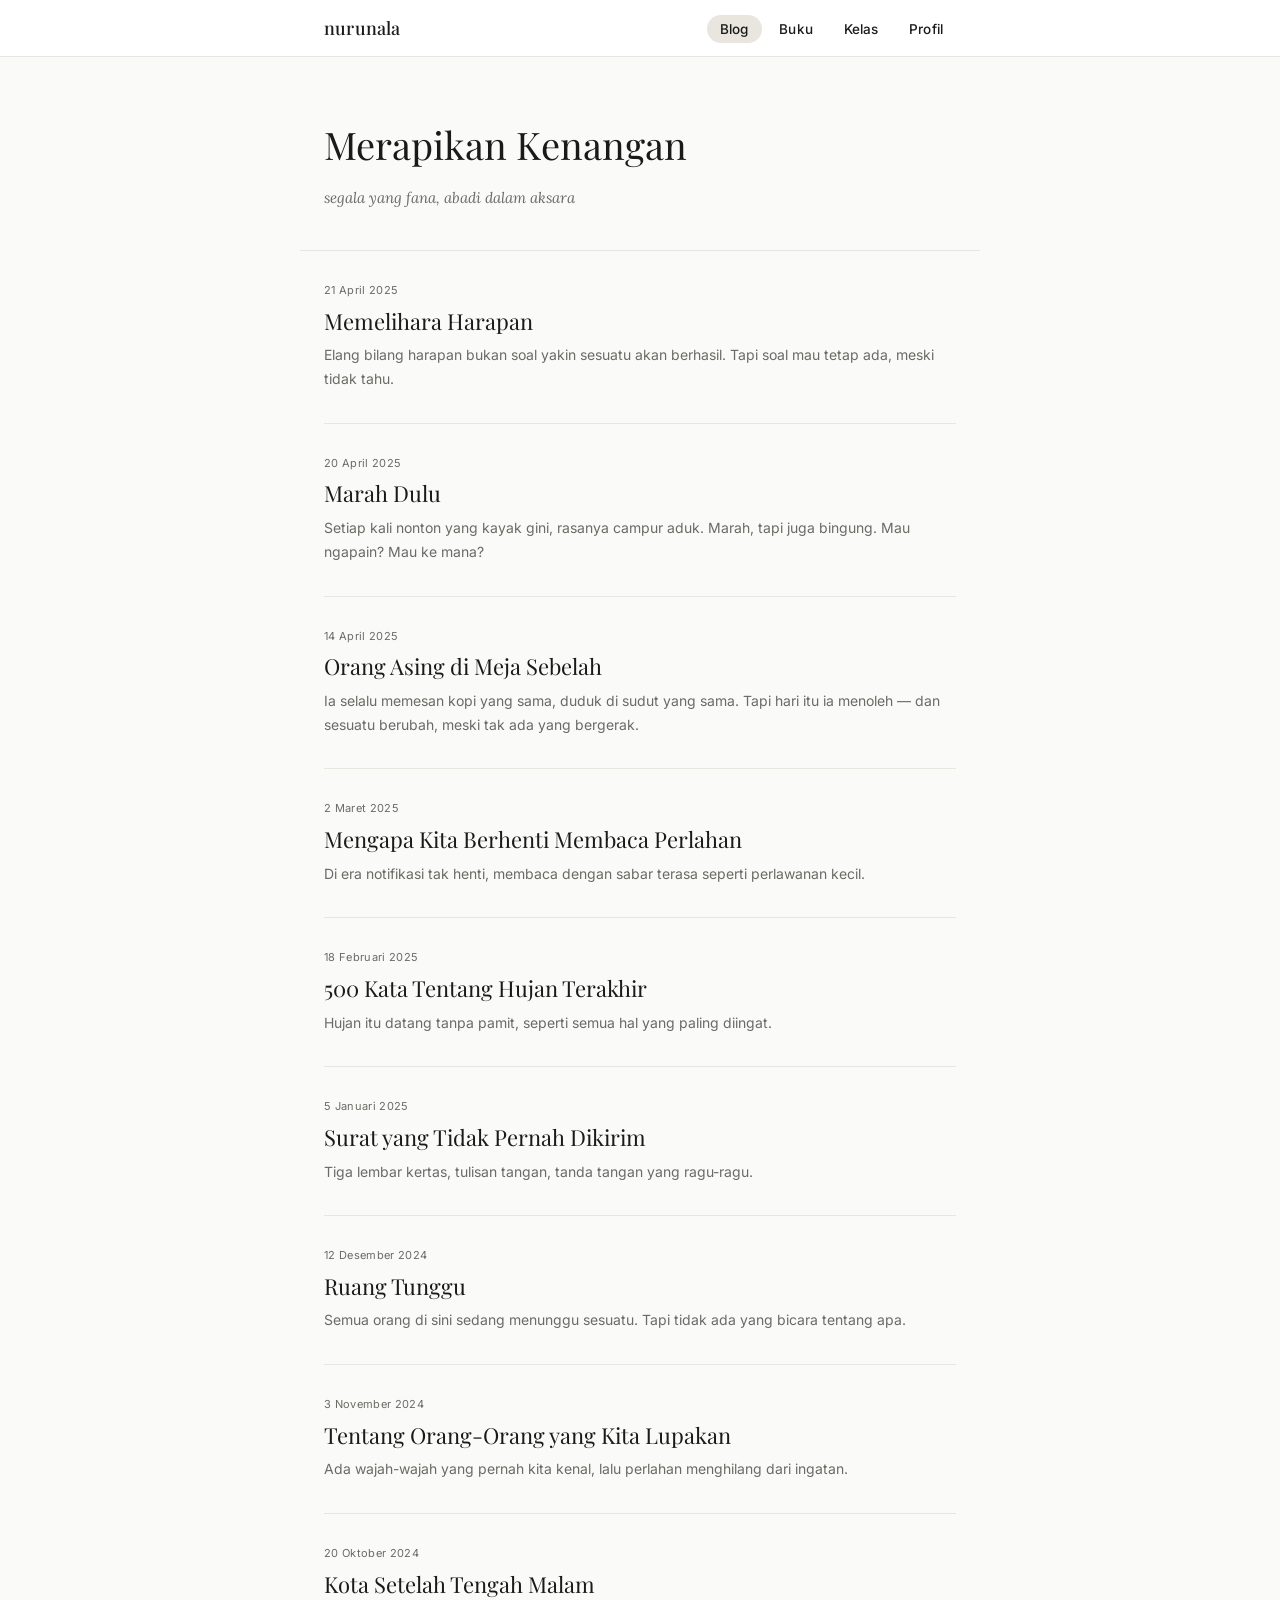
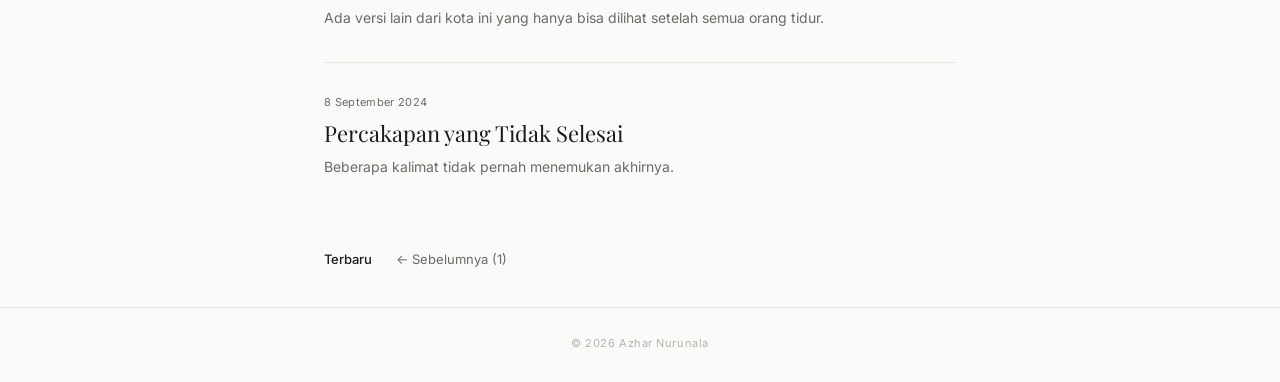
<file: index.html>
<!DOCTYPE html>
<html lang="id">
<head>
<meta charset="UTF-8">
<meta name="viewport" content="width=device-width, initial-scale=1">
<meta name="description" content="Kumpulan tulisan, cerita pendek, dan renungan karya Azhar Nurunala. Segala yang fana, abadi dalam aksara.">
<meta name="author" content="Azhar Nurunala">
<link rel="preconnect" href="https://fonts.googleapis.com">
<link rel="preconnect" href="https://fonts.gstatic.com" crossorigin>
<meta property="og:type" content="website">
<meta property="og:site_name" content="nurunala">
<meta property="og:title" content="nurunala — Merapikan Kenangan">
<meta property="og:description" content="Kumpulan tulisan, cerita pendek, dan renungan karya Azhar Nurunala. Segala yang fana, abadi dalam aksara.">
<meta name="twitter:card" content="summary">
<meta name="twitter:title" content="nurunala — Merapikan Kenangan">
<meta name="twitter:description" content="Kumpulan tulisan, cerita pendek, dan renungan karya Azhar Nurunala. Segala yang fana, abadi dalam aksara.">
<title>nurunala</title>
<link rel="stylesheet" href="styles.css">
<style>
  .home-hero{ max-width:var(--max); margin:0 auto; padding:4rem 1.5rem 2.5rem; border-bottom:0.5px solid var(--faint); }
  .home-hero h1{ font-family:var(--serif); font-size:38px; font-weight:400; line-height:1.25; margin-bottom:1rem; }
  .home-hero p{ font-size:15px; color:var(--muted); line-height:1.7; max-width:480px; font-family:var(--body-serif); font-style:italic; }
  .post-list{ max-width:var(--max); margin:0 auto; padding:0 1.5rem 1rem; }
  .post-item{ display:block; padding:2rem 0; border-bottom:0.5px solid var(--faint); cursor:pointer; text-decoration:none; color:inherit; }
  .post-item:last-child{ border-bottom:none; }
  .post-date{ font-size:11px; color:var(--muted); letter-spacing:.03em; margin-bottom:.6rem; }
  .post-title{ font-family:var(--serif); font-size:22px; font-weight:400; margin-bottom:.5rem; line-height:1.3; }
  .post-item:hover .post-title{ text-decoration:underline; text-underline-offset:3px; text-decoration-color:var(--line); }
  .post-excerpt{ font-size:14px; color:var(--muted); line-height:1.7; }
  .pagination{ max-width:var(--max); margin:0 auto; padding:1.5rem 1.5rem 2.5rem; display:flex; gap:1.5rem; }
  .page-btn{ font-size:13px; color:var(--muted); cursor:pointer; background:none; border:none; padding:0; font-family:var(--sans); }
  .page-btn:hover{ color:var(--ink); }
  .page-btn.active-pg{ color:var(--ink); font-weight:500; }
  @media(max-width:600px){ .home-hero h1{ font-size:30px; } }
</style>
</head>
<body>

<nav class="site-nav">
  <div class="nav-inner">
    <a class="brand" href="/">nurunala</a>
    <ul class="nav-links">
      <li><a href="/" class="active">Blog</a></li>
      <li><a href="/buku">Buku</a></li>
      <li><a href="/kelas">Kelas</a></li>
      <li><a href="/tentang" class="nav-quiet">Profil</a></li>
    </ul>
  </div>
</nav>

<main>
  <div class="home-hero">
    <h1>Merapikan Kenangan</h1>
    <p>segala yang fana, abadi dalam aksara</p>
  </div>
  <div class="post-list" id="post-list"></div>
  <div class="pagination" id="pagination"></div>
</main>

<footer class="site-foot">
  <div class="foot-legal">© 2026 Azhar Nurunala</div>
</footer>

<script src="data.js"></script>
<script>
  const PER_PAGE = 10;
  let currentPage = 0;

  function renderPosts(page){
    const start = page*PER_PAGE;
    const slice = allPosts.slice(start, start+PER_PAGE);
    const total = Math.ceil(allPosts.length/PER_PAGE);
    document.getElementById('post-list').innerHTML = slice.map((p,i)=>`
      <a class="post-item" href="/baca?i=${start+i}">
        <div class="post-date">${p.date}</div>
        <div class="post-title">${p.title}</div>
        <div class="post-excerpt">${p.excerpt}</div>
      </a>`).join('');
    const pg = document.getElementById('pagination');
    pg.innerHTML='';
    if(total>1){
      for(let i=0;i<total;i++){
        const b=document.createElement('button');
        b.className='page-btn'+(i===page?' active-pg':'');
        b.textContent = i===0 ? 'Terbaru' : '← Sebelumnya ('+i+')';
        b.onclick=()=>{ currentPage=i; renderPosts(i); window.scrollTo(0,0); };
        pg.appendChild(b);
      }
    }
  }
  renderPosts(0);
</script>
</body>
</html>
</file>
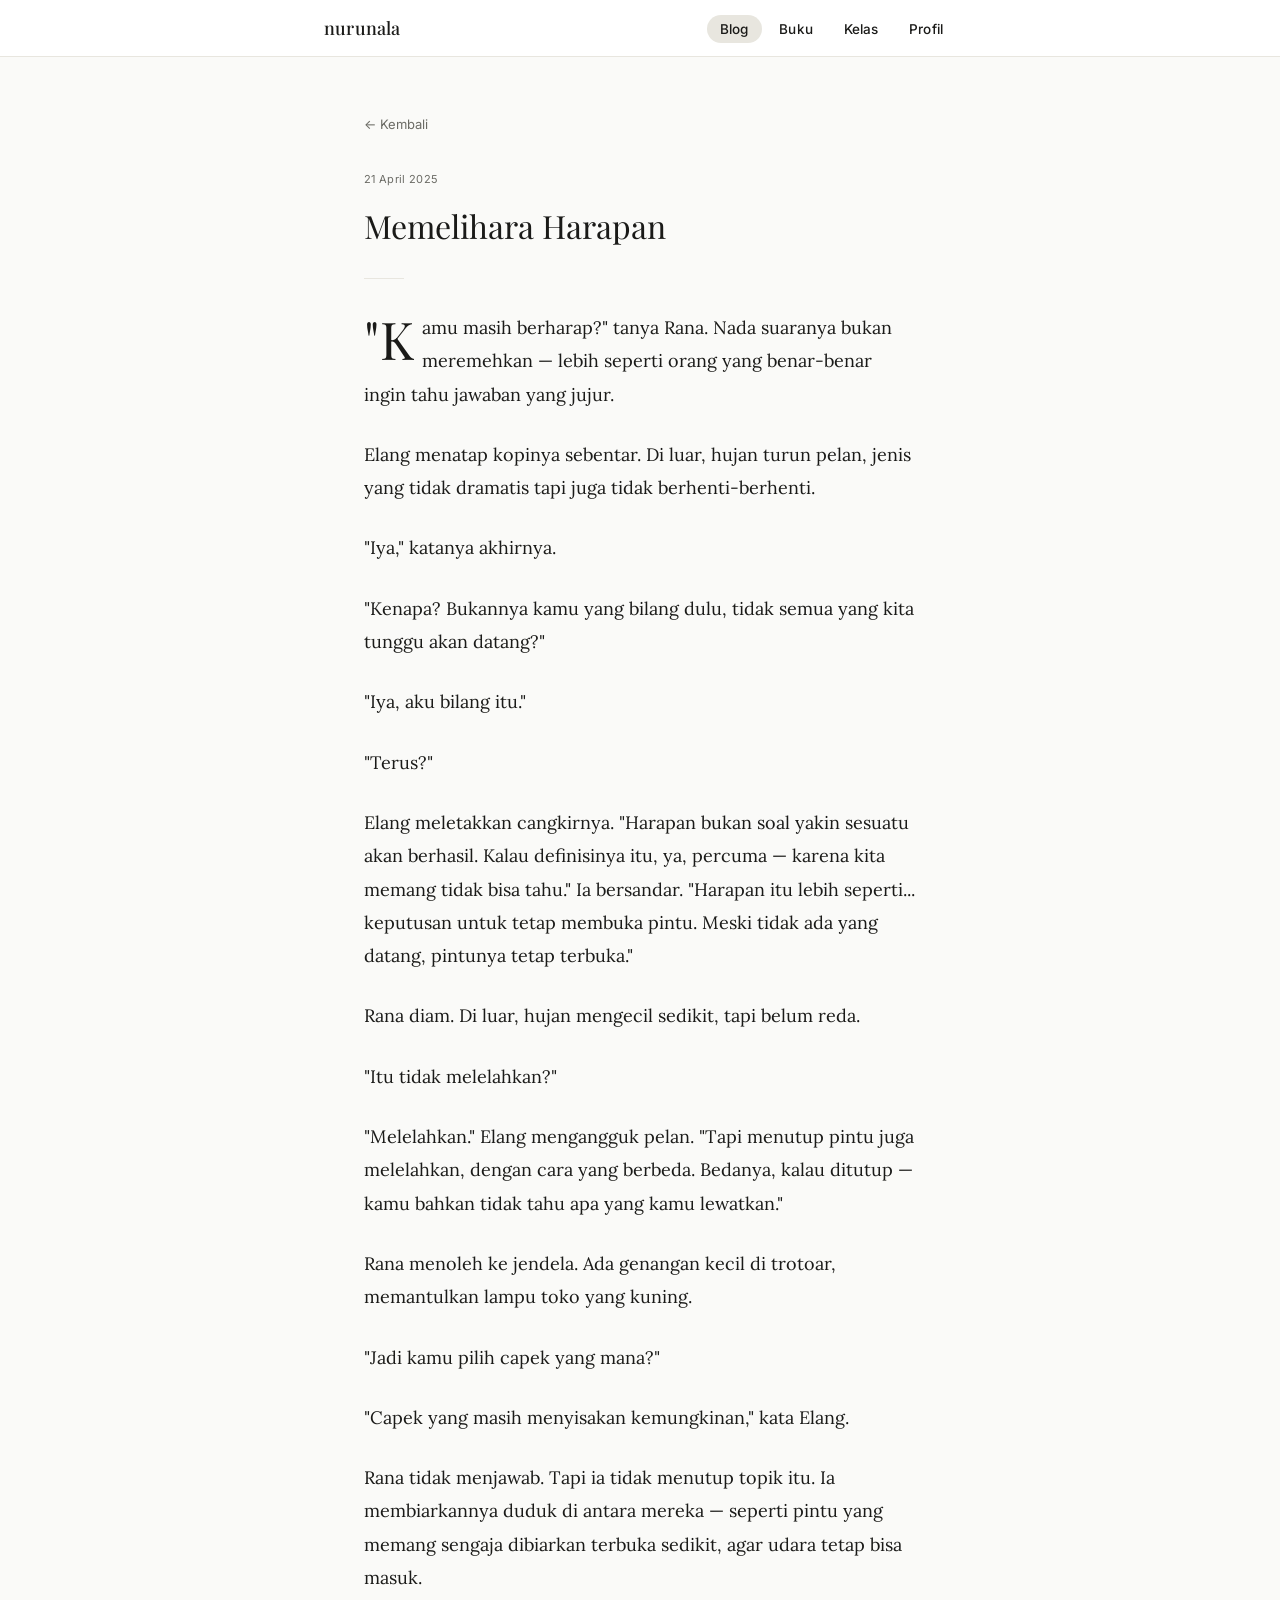
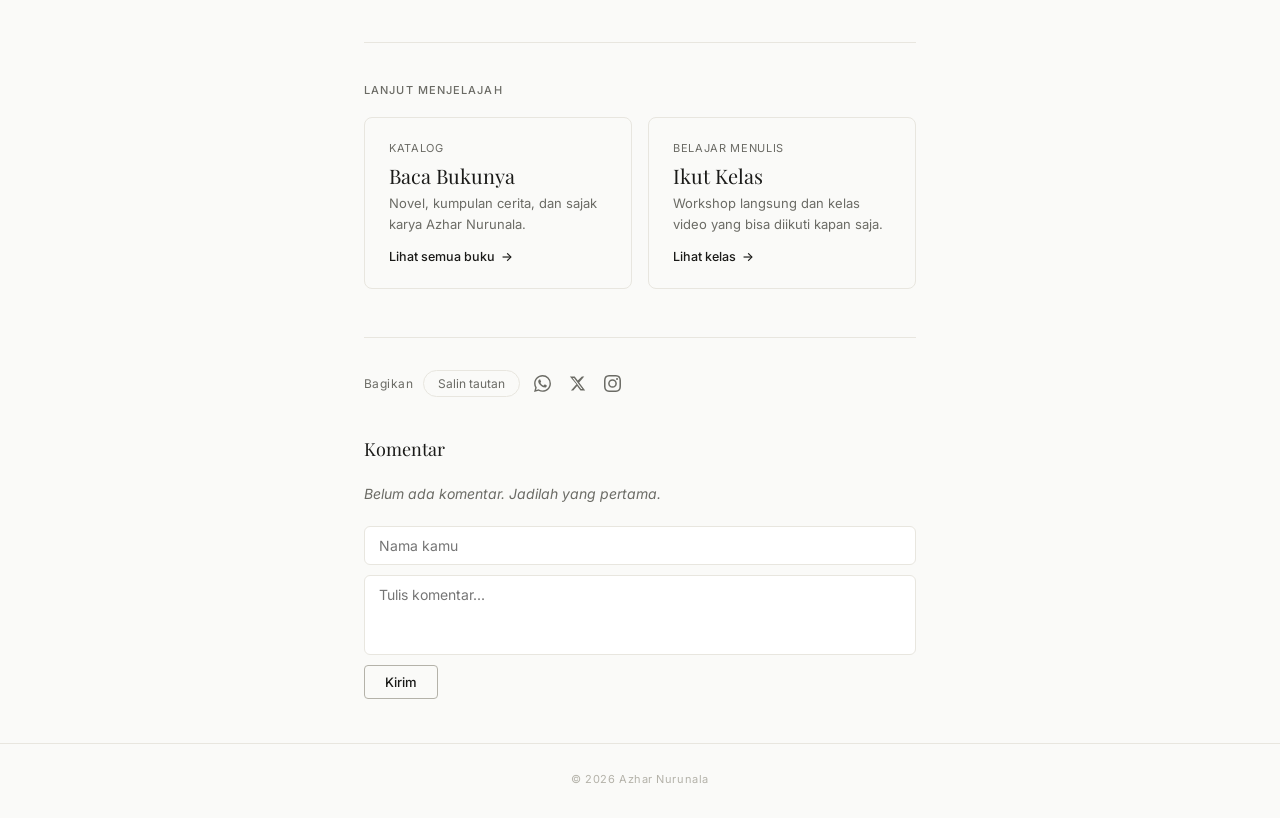
<file: baca.html>
<!DOCTYPE html>
<html lang="id">
<head>
<meta charset="UTF-8">
<meta name="viewport" content="width=device-width, initial-scale=1">
<meta name="description" content="Tulisan dari nurunala — karya Azhar Nurunala.">
<meta name="author" content="Azhar Nurunala">
<link rel="preconnect" href="https://fonts.googleapis.com">
<link rel="preconnect" href="https://fonts.gstatic.com" crossorigin>
<meta property="og:type" content="article">
<meta property="og:site_name" content="nurunala">
<meta property="og:title" content="nurunala">
<meta property="og:description" content="Tulisan dari nurunala — karya Azhar Nurunala.">
<meta name="twitter:card" content="summary">
<meta name="twitter:title" content="nurunala">
<meta name="twitter:description" content="Tulisan dari nurunala — karya Azhar Nurunala.">
<title>nurunala</title>
<link rel="stylesheet" href="styles.css">
<style>
  .reader{ max-width:600px; margin:0 auto; padding:3.5rem 1.5rem 2.75rem; }
  .reader .back-btn{ margin-bottom:2.5rem; }
  .reader-date{ font-size:11px; color:var(--muted); letter-spacing:.03em; margin-bottom:1.25rem; }
  .reader h1{ font-family:var(--serif); font-size:32px; font-weight:400; line-height:1.25; margin-bottom:2rem; }
  .reader-divider{ width:40px; height:1px; background:var(--faint); margin-bottom:2rem; }
  .reader-body{ font-family:var(--body-serif); font-size:18px; line-height:1.85; color:var(--ink); }
  .reader-body p{ margin-bottom:1.5em; }
  .reader-body p:first-child::first-letter{ font-size:52px; font-weight:400; float:left; line-height:.85; margin:6px 8px 0 0; font-family:var(--serif); }
  .reader-body em{ font-style:italic; }

  .post-footer{ margin-top:3rem; padding-top:2rem; border-top:0.5px solid var(--faint); }
  .share-bar{ display:flex; align-items:center; gap:10px; margin-bottom:2.5rem; flex-wrap:wrap; }
  .share-label{ font-size:12px; color:var(--muted); letter-spacing:.04em; }
  .copy-btn{ font-size:12px; color:var(--muted); background:none; border:0.5px solid var(--faint); padding:5px 14px; border-radius:20px; cursor:pointer; font-family:var(--sans); transition:all .15s; }
  .copy-btn:hover{ border-color:var(--line); color:var(--ink); }
  .share-icon{ color:var(--muted); background:none; border:none; padding:4px; cursor:pointer; transition:color .15s; text-decoration:none; display:inline-flex; align-items:center; }
  .share-icon:hover{ color:var(--ink); }
  .share-icon svg{ width:17px; height:17px; fill:currentColor; }
  .copy-confirm{ font-size:12px; color:var(--muted); opacity:0; transition:opacity .3s; }
  .copy-confirm.show{ opacity:1; }

  .explore-cta{ margin-top:3rem; padding-top:2.5rem; border-top:0.5px solid var(--faint); }
  .explore-cta-label{ font-size:11px; font-weight:500; letter-spacing:.1em; text-transform:uppercase; color:var(--muted); margin-bottom:1.25rem; }
  .explore-grid{ display:grid; grid-template-columns:1fr 1fr; gap:1rem; }
  @media(max-width:480px){ .explore-grid{ grid-template-columns:1fr; } }
  .explore-card{ display:block; text-decoration:none; color:inherit; border:0.5px solid var(--faint); border-radius:8px; padding:1.4rem 1.5rem; transition:border-color .15s,background .15s; }
  .explore-card:hover{ border-color:var(--line); background:var(--page); }
  .explore-eyebrow{ font-size:11px; letter-spacing:.06em; text-transform:uppercase; color:var(--muted); margin-bottom:.5rem; }
  .explore-title{ font-family:var(--serif); font-size:20px; font-weight:400; margin-bottom:.35rem; line-height:1.25; }
  .explore-card-desc{ font-size:13px; color:var(--muted); line-height:1.6; }
  .explore-arrow{ display:inline-flex; align-items:center; gap:6px; font-size:12.5px; font-weight:500; color:var(--ink); margin-top:.9rem; }
  .explore-card:hover .explore-arrow span{ transform:translateX(3px); }
  .explore-arrow span{ transition:transform .15s; display:inline-block; }

  .comment-section h3{ font-family:var(--serif); font-size:18px; font-weight:400; margin-bottom:1.5rem; }
  .comment-list{ margin-bottom:1.5rem; }
  .comment-item{ padding:1rem 0; border-bottom:0.5px solid var(--faint); }
  .comment-item:first-child{ border-top:0.5px solid var(--faint); }
  .comment-name{ font-size:13px; font-weight:500; margin-bottom:.3rem; }
  .comment-text{ font-size:14px; color:var(--muted); line-height:1.65; }
  .comment-time{ font-size:11px; color:#d0cec8; margin-top:.3rem; }
  .comment-empty{ font-size:14px; color:var(--muted); font-style:italic; margin-bottom:1.5rem; }
  .comment-form{ display:flex; flex-direction:column; gap:10px; }
  .comment-form input,.comment-form textarea{ width:100%; padding:10px 14px; font-size:14px; font-family:var(--sans); border:0.5px solid var(--faint); border-radius:6px; background:var(--page); color:var(--ink); outline:none; transition:border-color .15s; resize:none; }
  .comment-form input:focus,.comment-form textarea:focus{ border-color:var(--line); }
  .comment-form textarea{ min-height:80px; }
  .submit-btn{ font-size:13px; font-weight:500; color:var(--ink); background:none; border:0.5px solid var(--line); padding:8px 20px; border-radius:4px; cursor:pointer; font-family:var(--sans); transition:background .15s; align-self:flex-start; }
  .submit-btn:hover{ background:var(--faint); }
</style>
</head>
<body>

<nav class="site-nav">
  <div class="nav-inner">
    <a class="brand" href="/">nurunala</a>
    <ul class="nav-links">
      <li><a href="/" class="active">Blog</a></li>
      <li><a href="/buku">Buku</a></li>
      <li><a href="/kelas">Kelas</a></li>
      <li><a href="/tentang" class="nav-quiet">Profil</a></li>
    </ul>
  </div>
</nav>

<main class="reader">
  <a class="back-btn" href="/">← Kembali</a>
  <div class="reader-date" id="reader-date"></div>
  <h1 id="reader-title"></h1>
  <div class="reader-divider"></div>
  <div class="reader-body" id="reader-body"></div>

  <div class="explore-cta">
    <div class="explore-cta-label">Lanjut menjelajah</div>
    <div class="explore-grid">
      <a class="explore-card" href="/buku">
        <div class="explore-eyebrow">Katalog</div>
        <div class="explore-title">Baca Bukunya</div>
        <div class="explore-card-desc">Novel, kumpulan cerita, dan sajak karya Azhar Nurunala.</div>
        <div class="explore-arrow">Lihat semua buku <span>→</span></div>
      </a>
      <a class="explore-card" href="/kelas">
        <div class="explore-eyebrow">Belajar Menulis</div>
        <div class="explore-title">Ikut Kelas</div>
        <div class="explore-card-desc">Workshop langsung dan kelas video yang bisa diikuti kapan saja.</div>
        <div class="explore-arrow">Lihat kelas <span>→</span></div>
      </a>
    </div>
  </div>

  <div class="post-footer">
    <div class="share-bar">
      <span class="share-label">Bagikan</span>
      <button class="copy-btn" id="copy-btn">Salin tautan</button>
      <a class="share-icon" href="#" data-share="wa" title="WhatsApp"><svg viewBox="0 0 24 24"><path d="M17.472 14.382c-.297-.149-1.758-.867-2.03-.967-.273-.099-.471-.148-.67.15-.197.297-.767.966-.94 1.164-.173.199-.347.223-.644.075-.297-.15-1.255-.463-2.39-1.475-.883-.788-1.48-1.761-1.653-2.059-.173-.297-.018-.458.13-.606.134-.133.298-.347.446-.52.149-.174.198-.298.298-.497.099-.198.05-.371-.025-.52-.075-.149-.669-1.612-.916-2.207-.242-.579-.487-.5-.669-.51-.173-.008-.371-.01-.57-.01-.198 0-.52.074-.792.372-.272.297-1.04 1.016-1.04 2.479 0 1.462 1.065 2.875 1.213 3.074.149.198 2.096 3.2 5.077 4.487.709.306 1.262.489 1.694.625.712.227 1.36.195 1.871.118.571-.085 1.758-.719 2.006-1.413.248-.694.248-1.289.173-1.413-.074-.124-.272-.198-.57-.347m-5.421 7.403h-.004a9.87 9.87 0 01-5.031-1.378l-.361-.214-3.741.982.998-3.648-.235-.374a9.86 9.86 0 01-1.51-5.26c.001-5.45 4.436-9.884 9.888-9.884 2.64 0 5.122 1.03 6.988 2.898a9.825 9.825 0 012.893 6.994c-.003 5.45-4.437 9.884-9.885 9.884m8.413-18.297A11.815 11.815 0 0012.05 0C5.495 0 .16 5.335.157 11.892c0 2.096.547 4.142 1.588 5.945L.057 24l6.305-1.654a11.882 11.882 0 005.683 1.448h.005c6.554 0 11.89-5.335 11.893-11.893a11.821 11.821 0 00-3.48-8.413z"/></svg></a>
      <a class="share-icon" href="#" data-share="x" title="X"><svg viewBox="0 0 24 24"><path d="M18.244 2.25h3.308l-7.227 8.26 8.502 11.24H16.17l-4.714-6.231-5.401 6.231H2.747l7.73-8.835L1.254 2.25H8.08l4.253 5.622 5.911-5.622zm-1.161 17.52h1.833L7.084 4.126H5.117z"/></svg></a>
      <a class="share-icon" href="#" data-share="ig" title="Instagram"><svg viewBox="0 0 24 24"><path d="M12 2.163c3.204 0 3.584.012 4.85.07 3.252.148 4.771 1.691 4.919 4.919.058 1.265.069 1.645.069 4.849 0 3.205-.012 3.584-.069 4.849-.149 3.225-1.664 4.771-4.919 4.919-1.266.058-1.644.07-4.85.07-3.204 0-3.584-.012-4.849-.07-3.26-.149-4.771-1.699-4.919-4.92-.058-1.265-.07-1.644-.07-4.849 0-3.204.013-3.583.07-4.849.149-3.227 1.664-4.771 4.919-4.919 1.266-.057 1.645-.069 4.849-.069zM12 0C8.741 0 8.333.014 7.053.072 2.695.272.273 2.69.073 7.052.014 8.333 0 8.741 0 12c0 3.259.014 3.668.072 4.948.2 4.358 2.618 6.78 6.98 6.98C8.333 23.986 8.741 24 12 24c3.259 0 3.668-.014 4.948-.072 4.354-.2 6.782-2.618 6.979-6.98.059-1.28.073-1.689.073-4.948 0-3.259-.014-3.667-.072-4.947-.196-4.354-2.617-6.78-6.979-6.98C15.668.014 15.259 0 12 0zm0 5.838a6.162 6.162 0 100 12.324 6.162 6.162 0 000-12.324zM12 16a4 4 0 110-8 4 4 0 010 8zm6.406-11.845a1.44 1.44 0 100 2.881 1.44 1.44 0 000-2.881z"/></svg></a>
      <span class="copy-confirm" id="copy-confirm">Tautan disalin!</span>
    </div>

    <div class="comment-section">
      <h3>Komentar</h3>
      <div class="comment-list" id="comment-list"></div>
      <div class="comment-form">
        <input type="text" id="c-name" placeholder="Nama kamu" maxlength="60">
        <textarea id="c-text" placeholder="Tulis komentar..."></textarea>
        <button class="submit-btn" id="submit-btn">Kirim</button>
      </div>
    </div>
  </div>
</main>

<footer class="site-foot">
  <div class="foot-legal">© 2026 Azhar Nurunala</div>
</footer>

<script src="data.js"></script>
<script>
  const idx = Math.max(0, Math.min(allPosts.length-1, parseInt(qp('i'),10) || 0));
  const post = allPosts[idx];
  const comments = [];

  document.title = post.title + ' — nurunala';
  document.getElementById('reader-date').textContent = post.date;
  document.getElementById('reader-title').textContent = post.title;
  document.getElementById('reader-body').innerHTML = post.body;

  // Meta dinamis per tulisan (SEO + share preview)
  function setMeta(key, val){
    const el = document.querySelector(`meta[name="${key}"]`) || document.querySelector(`meta[property="${key}"]`);
    if (el) el.setAttribute('content', val);
  }
  setMeta('description', post.excerpt);
  setMeta('og:title', post.title + ' — nurunala');
  setMeta('og:description', post.excerpt);
  setMeta('twitter:title', post.title + ' — nurunala');
  setMeta('twitter:description', post.excerpt);

  function renderComments(){
    document.getElementById('comment-list').innerHTML = comments.length===0
      ? '<div class="comment-empty">Belum ada komentar. Jadilah yang pertama.</div>'
      : comments.map(c=>`<div class="comment-item"><div class="comment-name">${c.name}</div><div class="comment-text">${c.text}</div><div class="comment-time">${c.time}</div></div>`).join('');
  }
  renderComments();

  function submitComment(){
    const name=document.getElementById('c-name').value.trim();
    const text=document.getElementById('c-text').value.trim();
    if(!name||!text) return;
    comments.push({name,text,time:new Date().toLocaleDateString('id-ID',{day:'numeric',month:'long',year:'numeric'})});
    document.getElementById('c-name').value='';
    document.getElementById('c-text').value='';
    renderComments();
  }

  function postUrl(){ return 'https://nurunala.blog/'+slugify(post.title); }
  function flash(msg){ const el=document.getElementById('copy-confirm'); el.textContent=msg; el.classList.add('show'); setTimeout(()=>{el.classList.remove('show'); el.textContent='Tautan disalin!';}, 2500); }
  function copyLink(){ navigator.clipboard.writeText(postUrl()).catch(()=>{}); flash('Tautan disalin!'); }
  function shareWA(){ window.open('https://wa.me/?text='+encodeURIComponent(post.title+' '+postUrl()),'_blank','noopener'); }
  function shareX(){ window.open('https://twitter.com/intent/tweet?text='+encodeURIComponent(post.title)+'&url='+encodeURIComponent(postUrl()),'_blank','noopener'); }
  function shareIG(){ navigator.clipboard.writeText(postUrl()).catch(()=>{}); flash('Tautan disalin — tempel di DM Instagram!'); }

  // Astro-ready: ikat semua handler lewat addEventListener (tanpa on* inline)
  document.getElementById('submit-btn').addEventListener('click', submitComment);
  document.getElementById('copy-btn').addEventListener('click', copyLink);
  document.querySelectorAll('.share-icon').forEach(a => a.addEventListener('click', (e) => {
    e.preventDefault();
    const k = a.dataset.share;
    if (k === 'wa') shareWA(); else if (k === 'x') shareX(); else if (k === 'ig') shareIG();
  }));
  document.getElementById('c-text').addEventListener('keydown', (e) => {
    if ((e.metaKey || e.ctrlKey) && e.key === 'Enter') submitComment();
  });
</script>
</body>
</html>
</file>
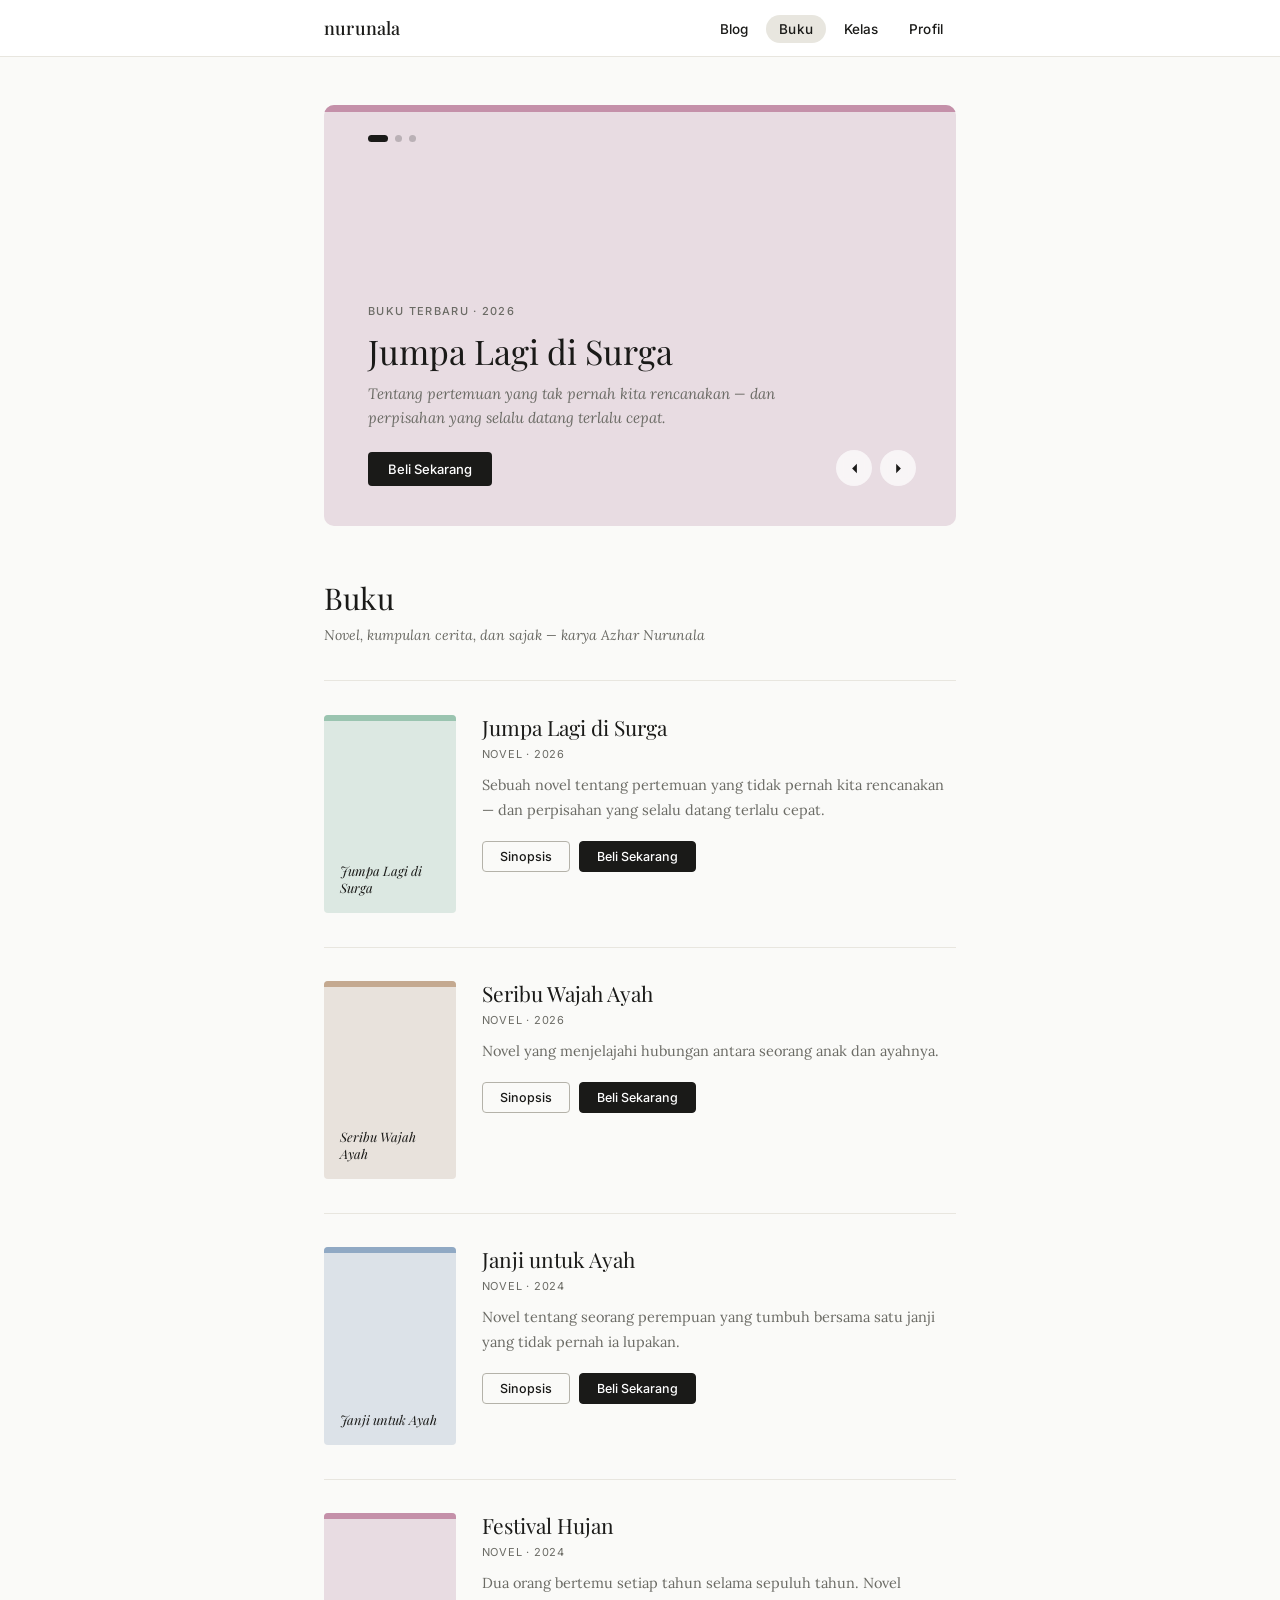
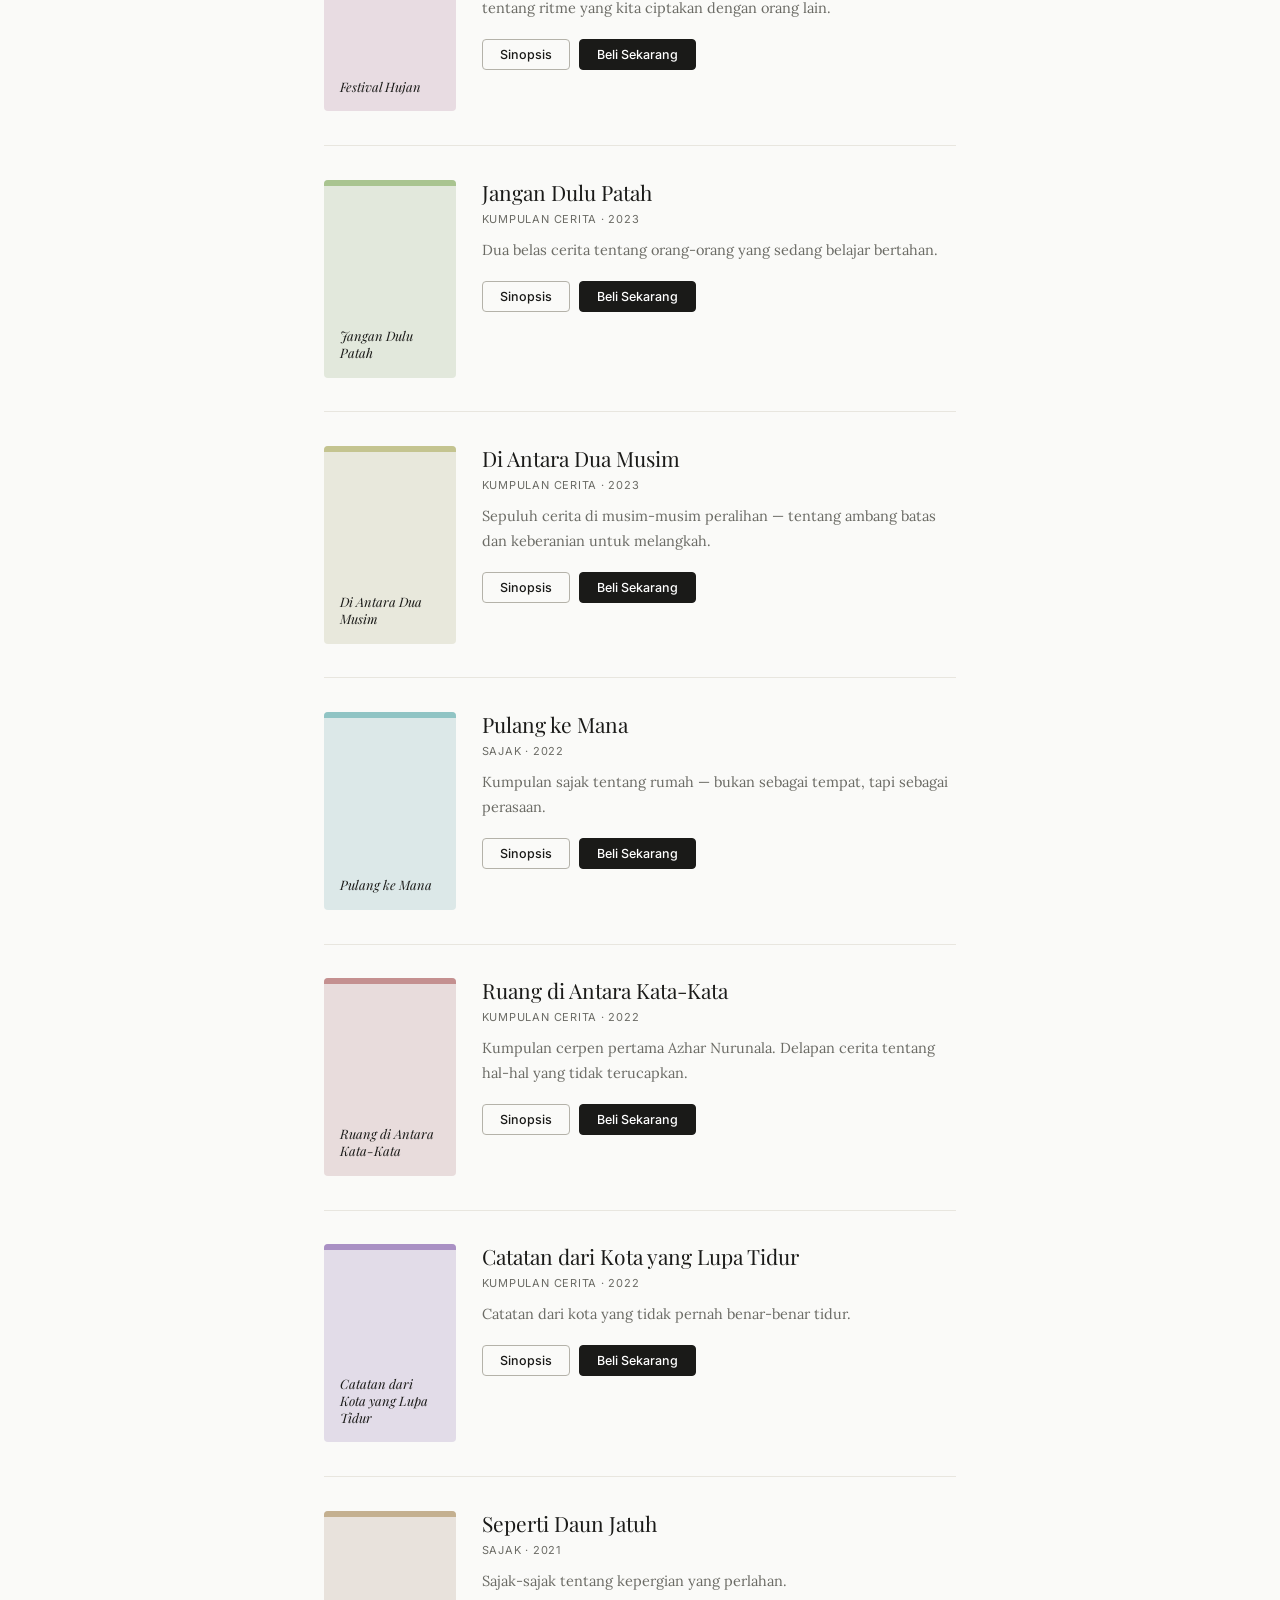
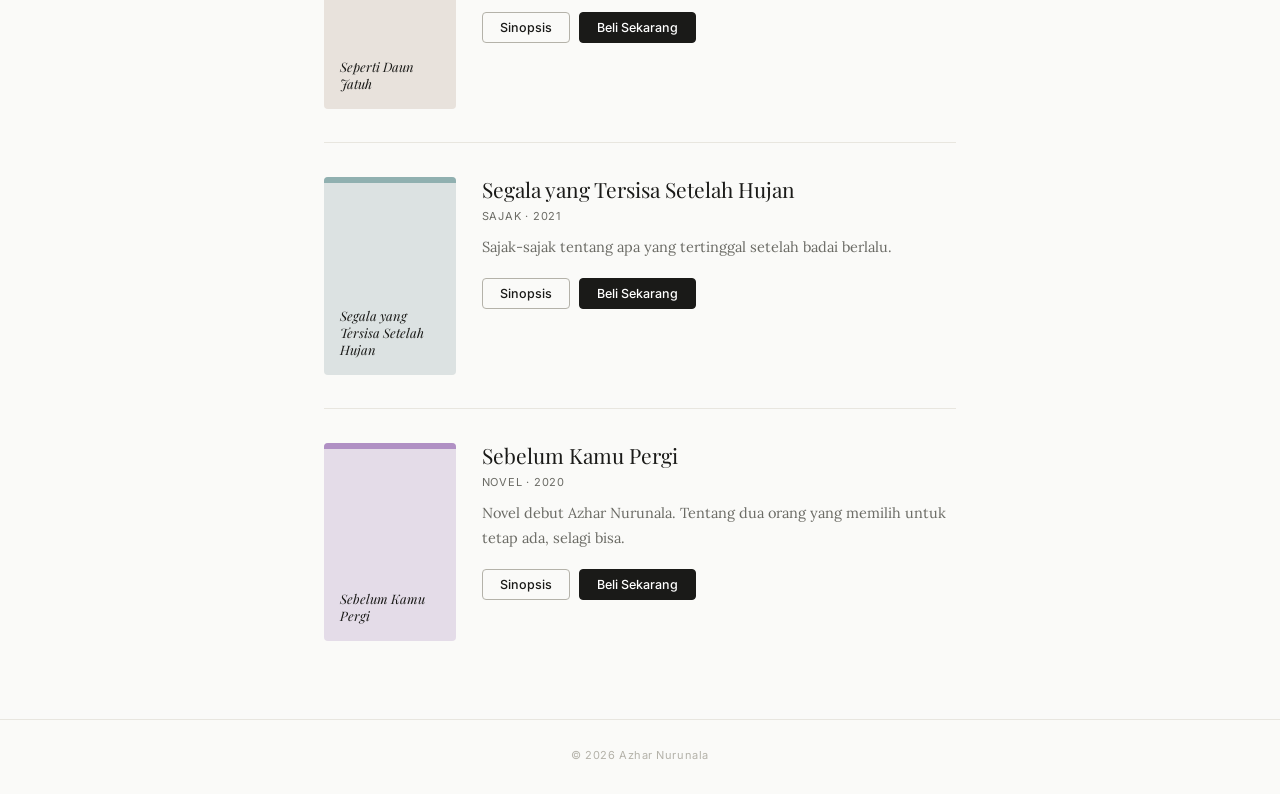
<file: buku.html>
<!DOCTYPE html>
<html lang="id">
<head>
<meta charset="UTF-8">
<meta name="viewport" content="width=device-width, initial-scale=1">
<meta name="description" content="Katalog buku Azhar Nurunala — novel, kumpulan cerita, dan sajak. Baca sinopsis, ulasan pembaca, dan beli langsung.">
<meta name="author" content="Azhar Nurunala">
<link rel="preconnect" href="https://fonts.googleapis.com">
<link rel="preconnect" href="https://fonts.gstatic.com" crossorigin>
<meta property="og:type" content="website">
<meta property="og:site_name" content="nurunala">
<meta property="og:title" content="Buku — nurunala">
<meta property="og:description" content="Katalog buku Azhar Nurunala — novel, kumpulan cerita, dan sajak. Baca sinopsis, ulasan pembaca, dan beli langsung.">
<meta name="twitter:card" content="summary">
<meta name="twitter:title" content="Buku — nurunala">
<meta name="twitter:description" content="Katalog buku Azhar Nurunala — novel, kumpulan cerita, dan sajak. Baca sinopsis, ulasan pembaca, dan beli langsung.">
<title>Buku — nurunala</title>
<link rel="stylesheet" href="styles.css">
<style>
  .books-page{ max-width:var(--max); margin:0 auto; padding:3rem 1.5rem 2.75rem; }
  .section-title{ font-family:var(--serif); font-size:30px; font-weight:400; margin-bottom:.5rem; }
  .section-sub{ font-size:14px; color:var(--muted); font-family:var(--body-serif); font-style:italic; margin-bottom:2.25rem; }

  /* ---------- Banner slider 6:4 ---------- */
  .banner{ position:relative; aspect-ratio:6/4; border-radius:10px; overflow:hidden; margin-bottom:3.25rem; }
  .banner-track{ display:flex; height:100%; transition:transform .55s cubic-bezier(.4,0,.2,1); }
  .banner-slide{ flex:0 0 100%; height:100%; position:relative; display:flex; align-items:flex-end; padding:2.5rem 2.75rem; }
  .banner-stripe{ position:absolute; top:0; left:0; width:100%; height:7px; }
  .banner-body{ position:relative; z-index:1; max-width:78%; }
  .banner-eyebrow{ font-size:11px; font-weight:500; letter-spacing:.12em; text-transform:uppercase; color:var(--muted); margin-bottom:.85rem; }
  .banner-title{ font-family:var(--serif); font-size:34px; font-weight:400; line-height:1.15; margin-bottom:.7rem; color:var(--ink); }
  .banner-desc{ font-family:var(--body-serif); font-size:15px; font-style:italic; color:var(--muted); line-height:1.6; margin-bottom:1.4rem; max-width:30em; }
  .banner-cta{ font-family:var(--sans); font-size:13px; font-weight:500; color:var(--page); background:var(--ink); border:none; padding:9px 20px; border-radius:4px; cursor:pointer; text-decoration:none; display:inline-block; transition:opacity .15s; }
  .banner-cta:hover{ opacity:.85; }
  .banner-arrows{ position:absolute; bottom:2.5rem; right:2.5rem; display:flex; gap:.5rem; z-index:2; }
  .banner-arrow{ width:36px; height:36px; border-radius:50%; border:none; background:rgba(255,255,255,.7); backdrop-filter:blur(4px); cursor:pointer; display:flex; align-items:center; justify-content:center; transition:background .15s; }
  .banner-arrow:hover{ background:rgba(255,255,255,.95); }
  .banner-arrow svg{ width:15px; height:15px; fill:var(--ink); }
  .banner-dots{ position:absolute; top:1.9rem; left:2.75rem; display:flex; gap:7px; z-index:2; }
  .banner-dot{ width:7px; height:7px; border-radius:50%; background:rgba(26,26,24,.22); cursor:pointer; transition:background .2s,width .2s; padding:0; border:none; }
  .banner-dot.on{ background:var(--ink); width:20px; border-radius:4px; }
  @media(max-width:560px){
    .banner-slide{ padding:1.75rem 1.75rem; }
    .banner-title{ font-size:25px; }
    .banner-desc{ font-size:13.5px; }
    .banner-body{ max-width:100%; }
    .banner-arrows{ bottom:1.5rem; right:1.5rem; }
    .banner-dots{ top:1.4rem; left:1.85rem; }
  }

  /* ---------- Daftar buku ---------- */
  .book-list{ display:flex; flex-direction:column; }
  .book-row{ display:flex; gap:1.6rem; padding:2.1rem 0; border-bottom:0.5px solid var(--faint); align-items:flex-start; }
  .book-row:first-child{ border-top:0.5px solid var(--faint); }
  .book-row:last-child{ border-bottom:none; }
  .book-row .book-cover{ width:132px; flex-shrink:0; margin:0; cursor:pointer; transition:opacity .15s,transform .15s; }
  .book-row .book-cover:hover{ opacity:.9; transform:translateY(-2px); }
  .book-row .book-cover-title{ font-size:13px; }
  .book-row-info{ flex:1; min-width:0; }
  .book-row-title{ font-family:var(--serif); font-size:21px; font-weight:400; line-height:1.22; margin-bottom:.4rem; }
  .book-row-meta{ font-size:11px; color:var(--muted); letter-spacing:.07em; text-transform:uppercase; margin-bottom:.75rem; }
  .book-row-desc{ font-family:var(--body-serif); font-size:14.5px; color:var(--muted); line-height:1.7; margin-bottom:1.15rem; }
  .book-row-actions{ display:flex; gap:.6rem; flex-wrap:wrap; }
  .book-row-actions .btn{ font-size:12.5px; padding:7px 17px; }
  .btn--solid{ background:var(--ink); color:var(--page); border-color:var(--ink); }
  .btn--solid:hover{ background:#000; color:var(--page); }
  @media(max-width:480px){
    .book-row{ gap:1.1rem; padding:1.75rem 0; }
    .book-row .book-cover{ width:104px; }
    .book-row-title{ font-size:19px; }
  }

  /* ---------- Modal Sinopsis ---------- */
  .modal-overlay{ position:fixed; inset:0; background:rgba(26,26,24,.42); backdrop-filter:blur(2px); display:flex; align-items:center; justify-content:center; padding:1.5rem; z-index:50; opacity:0; pointer-events:none; transition:opacity .2s; }
  .modal-overlay.open{ opacity:1; pointer-events:auto; }
  .modal{ background:var(--bg); border-radius:12px; max-width:520px; width:100%; max-height:86vh; overflow-y:auto; padding:2.5rem 2.5rem 2.75rem; position:relative; transform:translateY(10px) scale(.99); transition:transform .22s; }
  .modal-overlay.open .modal{ transform:none; }
  .modal-close{ position:absolute; top:1rem; right:1rem; width:32px; height:32px; border-radius:50%; border:none; background:none; cursor:pointer; color:var(--muted); display:flex; align-items:center; justify-content:center; transition:background .15s,color .15s; }
  .modal-close:hover{ background:var(--faint); color:var(--ink); }
  .modal-close svg{ width:16px; height:16px; stroke:currentColor; stroke-width:1.6; fill:none; }
  .modal-cat{ font-size:11px; font-weight:500; letter-spacing:.08em; text-transform:uppercase; color:var(--muted); margin-bottom:.45rem; }
  .modal-title{ font-family:var(--serif); font-size:25px; font-weight:400; line-height:1.2; margin-bottom:.5rem; padding-right:2rem; }
  .modal-meta{ font-size:13px; color:var(--muted); margin-bottom:1.5rem; }
  .modal-blurb{ font-family:var(--body-serif); font-size:16px; line-height:1.8; margin-bottom:2rem; }
  .modal-blurb p{ margin-bottom:1em; }
  .modal-reviews-label{ font-family:var(--serif); font-size:16px; font-weight:400; margin-bottom:1rem; }
  .modal-review{ padding:1.1rem 0; border-bottom:0.5px solid var(--faint); }
  .modal-review:first-of-type{ border-top:0.5px solid var(--faint); }
  .modal-review:last-of-type{ border-bottom:none; }
  .modal-review-stars{ font-size:12px; color:var(--line); margin-bottom:.4rem; letter-spacing:2px; }
  .modal-review-text{ font-size:14px; color:var(--muted); line-height:1.65; font-style:italic; margin-bottom:.45rem; }
  .modal-review-name{ font-size:12px; color:var(--muted); }
  .modal-buy{ margin-top:2rem; }
  @media(max-width:480px){ .modal{ padding:2rem 1.5rem 2.25rem; } }

  /* ---------- Popup kover besar ---------- */
  .cover-overlay{ position:fixed; inset:0; background:rgba(26,26,24,.6); backdrop-filter:blur(3px); display:flex; flex-direction:column; align-items:center; justify-content:center; gap:1.25rem; padding:2rem; z-index:60; opacity:0; pointer-events:none; transition:opacity .2s; }
  .cover-overlay.open{ opacity:1; pointer-events:auto; }
  .cover-big{ width:300px; max-width:78vw; aspect-ratio:2/3; border-radius:8px; position:relative; overflow:hidden; display:flex; align-items:flex-end; padding:1.6rem; box-shadow:0 24px 60px rgba(0,0,0,.35); transform:translateY(12px) scale(.97); transition:transform .25s; }
  .cover-overlay.open .cover-big{ transform:none; }
  .cover-big .book-stripe{ height:9px; }
  .cover-big .book-cover-title{ font-size:17px; }
  .cover-cap{ text-align:center; color:rgba(255,255,255,.92); }
  .cover-cap-title{ font-family:var(--serif); font-size:18px; font-weight:400; margin-bottom:.2rem; }
  .cover-cap-meta{ font-size:12px; color:rgba(255,255,255,.65); letter-spacing:.06em; text-transform:uppercase; }
  .cover-close{ position:absolute; top:1.25rem; right:1.25rem; width:38px; height:38px; border-radius:50%; border:none; background:rgba(255,255,255,.15); cursor:pointer; color:#fff; display:flex; align-items:center; justify-content:center; transition:background .15s; }
  .cover-close:hover{ background:rgba(255,255,255,.28); }
  .cover-close svg{ width:17px; height:17px; stroke:currentColor; stroke-width:1.6; fill:none; }
</style>
</head>
<body>

<nav class="site-nav">
  <div class="nav-inner">
    <a class="brand" href="/">nurunala</a>
    <ul class="nav-links">
      <li><a href="/">Blog</a></li>
      <li><a href="/buku" class="active">Buku</a></li>
      <li><a href="/kelas">Kelas</a></li>
      <li><a href="/tentang" class="nav-quiet">Profil</a></li>
    </ul>
  </div>
</nav>

<main class="books-page">
  <div class="banner" id="banner">
    <div class="banner-track" id="banner-track"></div>
    <div class="banner-dots" id="banner-dots"></div>
    <div class="banner-arrows">
      <button class="banner-arrow" id="banner-prev" aria-label="Sebelumnya"><svg viewBox="0 0 16 16"><path d="M10.5 3L5.5 8l5 5V3z"/></svg></button>
      <button class="banner-arrow" id="banner-next" aria-label="Berikutnya"><svg viewBox="0 0 16 16"><path d="M5.5 3l5 5-5 5V3z"/></svg></button>
    </div>
  </div>

  <div class="section-title">Buku</div>
  <div class="section-sub">Novel, kumpulan cerita, dan sajak — karya Azhar Nurunala</div>
  <div class="book-list" id="book-list"></div>
</main>

<div class="modal-overlay" id="modal-overlay">
  <div class="modal" id="modal" role="dialog" aria-modal="true" aria-labelledby="m-title">
    <button class="modal-close" id="modal-close" aria-label="Tutup"><svg viewBox="0 0 16 16"><path d="M3 3l10 10M13 3L3 13"/></svg></button>
    <div class="modal-cat" id="m-cat"></div>
    <div class="modal-title" id="m-title"></div>
    <div class="modal-meta" id="m-meta"></div>
    <div class="modal-blurb" id="m-blurb"></div>
    <div class="modal-reviews-label">Ulasan Pembaca</div>
    <div id="m-reviews"></div>
    <a class="btn btn--solid modal-buy" id="m-buy" href="https://toko.nurunala.blog" target="_blank" rel="noopener">Beli Sekarang</a>
  </div>
</div>

<div class="cover-overlay" id="cover-overlay">
  <button class="cover-close" id="cover-close" aria-label="Tutup"><svg viewBox="0 0 16 16"><path d="M3 3l10 10M13 3L3 13"/></svg></button>
  <div class="cover-big" id="cover-big"></div>
  <div class="cover-cap">
    <div class="cover-cap-title" id="cover-cap-title"></div>
    <div class="cover-cap-meta" id="cover-cap-meta"></div>
  </div>
</div>

<footer class="site-foot">
  <div class="foot-legal">© 2026 Azhar Nurunala</div>
</footer>

<script src="data.js"></script>
<script src="data.js"></script>
<script>
  // Astro-ready: no inline on* handlers — semua diikat lewat addEventListener.
  const SHOP = 'https://toko.nurunala.blog';
  const shopUrl = (b) => (b && b.toko) ? b.toko : SHOP;   // dukung link toko per-buku (data.toko)
  const strip = (html) => html.replace(/<[^>]+>/g, '').trim();

  /* ---- Banner ---- */
  const banners = [
    { ci:3, eyebrow:'Buku Terbaru · 2026', title:'Jumpa Lagi di Surga', desc:'Tentang pertemuan yang tak pernah kita rencanakan — dan perpisahan yang selalu datang terlalu cepat.', cta:'Beli Sekarang', href:SHOP },
    { ci:7, eyebrow:'Baru Terbit · 2026', title:'Seribu Wajah Ayah', desc:'Novel yang menjelajahi jarak dan kedekatan antara seorang anak dan ayahnya.', cta:'Beli Sekarang', href:SHOP },
    { ci:0, eyebrow:'Koleksi Lengkap', title:'Semua karya, satu toko', desc:'Dua belas judul kini tersedia di toko.nurunala.blog — novel, cerita, hingga sajak.', cta:'Kunjungi Toko', href:SHOP },
  ];
  const banner = document.getElementById('banner');
  const track = document.getElementById('banner-track');
  const dotsWrap = document.getElementById('banner-dots');
  track.innerHTML = banners.map(s => {
    const cs = coverStyles[s.ci % coverStyles.length];
    return `<div class="banner-slide" style="background:${cs.bg}">
      <div class="banner-stripe" style="background:${cs.stripe}"></div>
      <div class="banner-body">
        <div class="banner-eyebrow">${s.eyebrow}</div>
        <div class="banner-title">${s.title}</div>
        <div class="banner-desc">${s.desc}</div>
        <a class="banner-cta" href="${s.href}" target="_blank" rel="noopener">${s.cta}</a>
      </div>
    </div>`;
  }).join('');
  dotsWrap.innerHTML = banners.map((_, i) => `<button class="banner-dot${i===0?' on':''}" data-dot="${i}" aria-label="Slide ${i+1}"></button>`).join('');

  let bi = 0, bTimer = null;
  function renderBanner(){
    track.style.transform = `translateX(-${bi*100}%)`;
    [...dotsWrap.children].forEach((d, i) => d.classList.toggle('on', i === bi));
  }
  function goBanner(i){ bi = (i + banners.length) % banners.length; renderBanner(); restartTimer(); }
  function moveBanner(d){ goBanner(bi + d); }
  function startTimer(){ bTimer = setInterval(() => moveBanner(1), 6000); }
  function stopTimer(){ clearInterval(bTimer); bTimer = null; }
  function restartTimer(){ stopTimer(); startTimer(); }

  document.getElementById('banner-prev').addEventListener('click', () => moveBanner(-1));
  document.getElementById('banner-next').addEventListener('click', () => moveBanner(1));
  dotsWrap.addEventListener('click', (e) => {
    const dot = e.target.closest('[data-dot]');
    if (dot) goBanner(+dot.dataset.dot);
  });
  // jeda saat kursor di atas banner
  banner.addEventListener('mouseenter', stopTimer);
  banner.addEventListener('mouseleave', startTimer);
  // geser (swipe) di layar sentuh
  let tx = null;
  banner.addEventListener('touchstart', (e) => { tx = e.changedTouches[0].clientX; stopTimer(); }, { passive: true });
  banner.addEventListener('touchend', (e) => {
    if (tx === null) return;
    const dx = e.changedTouches[0].clientX - tx;
    if (Math.abs(dx) > 40) moveBanner(dx < 0 ? 1 : -1);
    tx = null; startTimer();
  });
  startTimer();

  /* ---- Daftar buku ---- */
  const list = document.getElementById('book-list');
  list.innerHTML = allBooks.map((b, i) => {
    const cs = coverStyles[i % coverStyles.length];
    return `<div class="book-row">
      <div class="book-cover" style="background:${cs.bg}" data-cover="${i}" role="button" tabindex="0" aria-label="Lihat kover ${b.title}" title="Lihat kover">
        <div class="book-stripe" style="background:${cs.stripe}"></div>
        <div class="book-cover-title">${b.title}</div>
      </div>
      <div class="book-row-info">
        <div class="book-row-title">${b.title}</div>
        <div class="book-row-meta">${b.cat} · ${b.year}</div>
        <div class="book-row-desc">${strip(b.blurb)}</div>
        <div class="book-row-actions">
          <button class="btn" data-modal="${i}">Sinopsis</button>
          <a class="btn btn--solid" href="${shopUrl(b)}" target="_blank" rel="noopener">Beli Sekarang</a>
        </div>
      </div>
    </div>`;
  }).join('');

  list.addEventListener('click', (e) => {
    const m = e.target.closest('[data-modal]');
    if (m) { openModal(+m.dataset.modal); return; }
    const c = e.target.closest('[data-cover]');
    if (c) openCover(+c.dataset.cover);
  });
  list.addEventListener('keydown', (e) => {
    if (e.key !== 'Enter' && e.key !== ' ') return;
    const c = e.target.closest('[data-cover]');
    if (c) { e.preventDefault(); openCover(+c.dataset.cover); }
  });

  /* ---- Modal Sinopsis ---- */
  const overlay = document.getElementById('modal-overlay');
  const mBuy = document.getElementById('m-buy');
  let lastFocus = null;
  function openModal(i){
    const b = allBooks[i];
    document.getElementById('m-cat').textContent = b.cat;
    document.getElementById('m-title').textContent = b.title;
    document.getElementById('m-meta').textContent = `${b.year} · ${b.pages} halaman`;
    document.getElementById('m-blurb').innerHTML = b.blurb;
    document.getElementById('m-reviews').innerHTML = b.reviews.map(r => `
      <div class="modal-review">
        <div class="modal-review-stars">${'★'.repeat(r.stars)}${'☆'.repeat(5 - r.stars)}</div>
        <div class="modal-review-text">"${r.text}"</div>
        <div class="modal-review-name">— ${r.name}</div>
      </div>`).join('');
    mBuy.href = shopUrl(b);
    openOverlay(overlay, document.getElementById('modal-close'));
  }
  function closeModal(){ closeOverlay(overlay); }

  /* ---- Popup kover besar ---- */
  const coverOverlay = document.getElementById('cover-overlay');
  function openCover(i){
    const b = allBooks[i];
    const cs = coverStyles[i % coverStyles.length];
    const big = document.getElementById('cover-big');
    big.style.background = cs.bg;
    big.innerHTML = `<div class="book-stripe" style="background:${cs.stripe}"></div><div class="book-cover-title">${b.title}</div>`;
    document.getElementById('cover-cap-title').textContent = b.title;
    document.getElementById('cover-cap-meta').textContent = `${b.cat} · ${b.year}`;
    openOverlay(coverOverlay, document.getElementById('cover-close'));
  }
  function closeCover(){ closeOverlay(coverOverlay); }

  /* ---- Util overlay: kunci scroll, kelola fokus ---- */
  function openOverlay(el, focusTarget){
    lastFocus = document.activeElement;
    el.classList.add('open');
    document.body.style.overflow = 'hidden';
    if (focusTarget) focusTarget.focus();
  }
  function closeOverlay(el){
    el.classList.remove('open');
    if (!document.querySelector('.modal-overlay.open, .cover-overlay.open')) {
      document.body.style.overflow = '';
    }
    if (lastFocus && lastFocus.focus) lastFocus.focus();
  }
  // klik area gelap untuk menutup
  overlay.addEventListener('click', (e) => { if (e.target === overlay) closeModal(); });
  coverOverlay.addEventListener('click', (e) => { if (e.target === coverOverlay) closeCover(); });
  document.getElementById('modal-close').addEventListener('click', closeModal);
  document.getElementById('cover-close').addEventListener('click', closeCover);
  document.addEventListener('keydown', (e) => { if (e.key === 'Escape') { closeModal(); closeCover(); } });
</script>
</body>
</html>
</file>
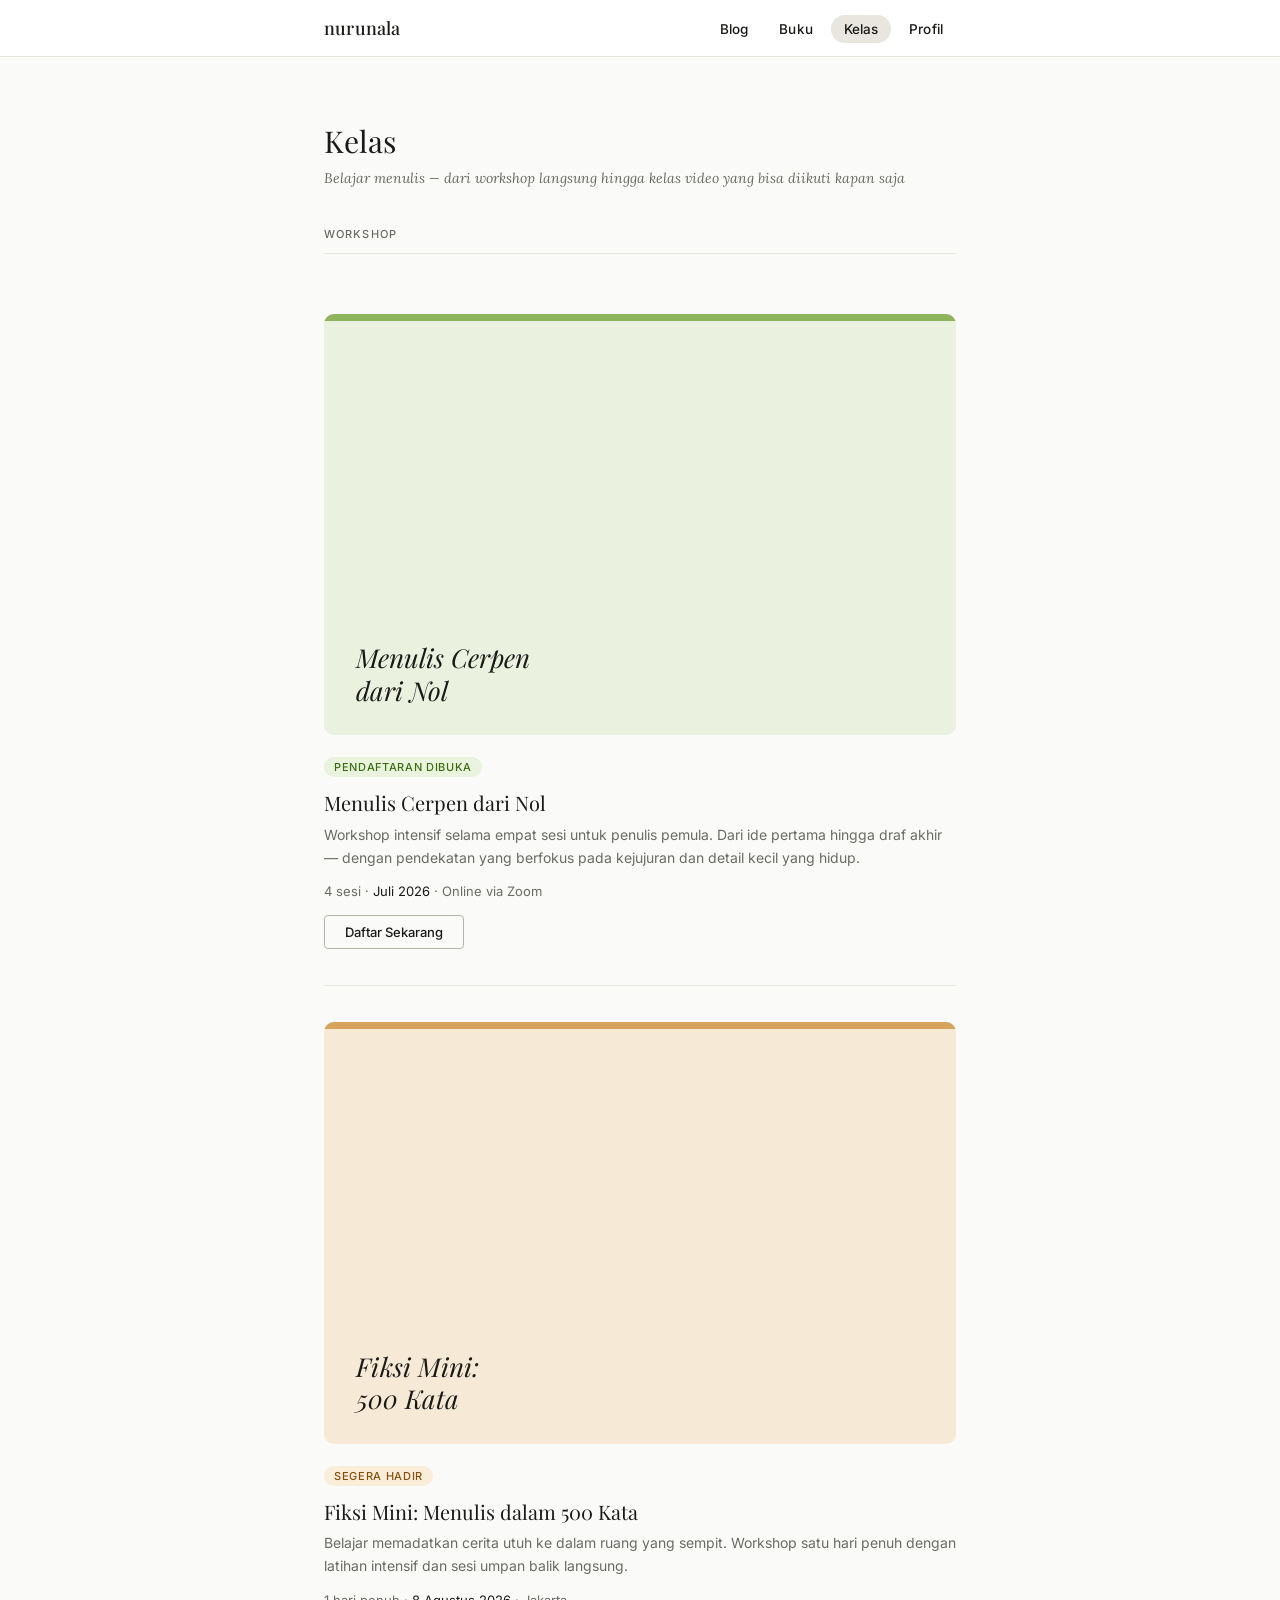
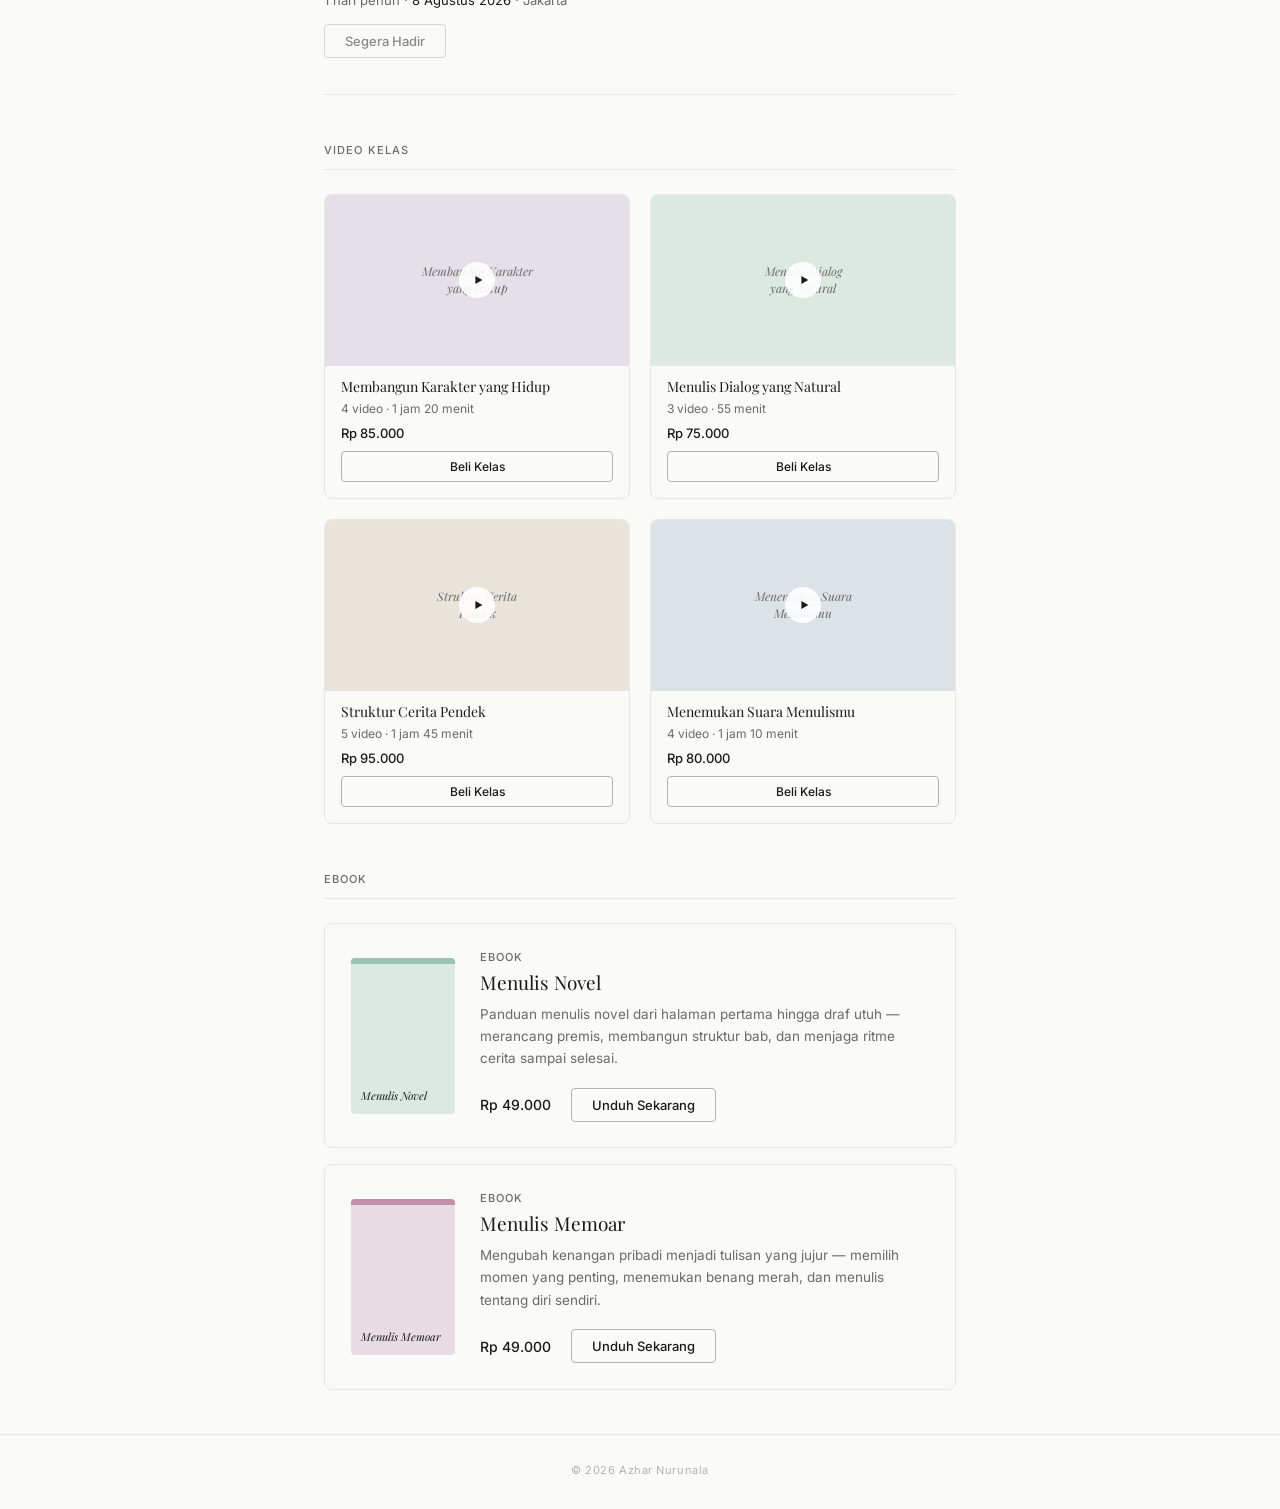
<file: kelas.html>
<!DOCTYPE html>
<html lang="id">
<head>
<meta charset="UTF-8">
<meta name="viewport" content="width=device-width, initial-scale=1">
<meta name="description" content="Belajar menulis bersama Azhar Nurunala — workshop langsung, kelas video yang bisa diikuti kapan saja, dan ebook.">
<meta name="author" content="Azhar Nurunala">
<link rel="preconnect" href="https://fonts.googleapis.com">
<link rel="preconnect" href="https://fonts.gstatic.com" crossorigin>
<meta property="og:type" content="website">
<meta property="og:site_name" content="nurunala">
<meta property="og:title" content="Kelas — nurunala">
<meta property="og:description" content="Belajar menulis bersama Azhar Nurunala — workshop langsung, kelas video yang bisa diikuti kapan saja, dan ebook.">
<meta name="twitter:card" content="summary">
<meta name="twitter:title" content="Kelas — nurunala">
<meta name="twitter:description" content="Belajar menulis bersama Azhar Nurunala — workshop langsung, kelas video yang bisa diikuti kapan saja, dan ebook.">
<title>Kelas — nurunala</title>
<link rel="stylesheet" href="styles.css">
<style>
  .courses{ max-width:var(--max); margin:0 auto; padding:4rem 1.5rem 2.75rem; }
  .section-title{ font-family:var(--serif); font-size:30px; font-weight:400; margin-bottom:.5rem; }
  .section-sub{ font-size:14px; color:var(--muted); font-family:var(--body-serif); font-style:italic; margin-bottom:2.5rem; }
  .courses-section-label{ font-size:11px; font-weight:500; letter-spacing:.1em; text-transform:uppercase; color:var(--muted); margin-bottom:1.5rem; padding-bottom:.75rem; border-bottom:0.5px solid var(--faint); }
  .courses-gap{ margin-top:3rem; }

  .course-item{ display:flex; flex-direction:column; gap:1.25rem; padding:2.25rem 0; border-bottom:0.5px solid var(--faint); align-items:stretch; }
  .course-item:first-of-type{ border-top:0.5px solid var(--faint); }
  .course-thumb{ width:100%; aspect-ratio:6/4; border-radius:10px; position:relative; overflow:hidden; display:flex; align-items:flex-end; padding:1.75rem 2rem; }
  .course-thumb-stripe{ position:absolute; top:0; left:0; width:100%; height:7px; }
  .course-thumb-label{ font-family:var(--serif); font-size:26px; font-style:italic; color:var(--ink); line-height:1.25; position:relative; z-index:1; }
  .course-content{ }
  .course-badge{ display:inline-block; font-size:11px; font-weight:500; letter-spacing:.06em; text-transform:uppercase; padding:3px 10px; border-radius:20px; margin-bottom:.75rem; }
  .badge-open{ background:#eaf3de; color:#3b6d11; }
  .badge-soon{ background:#faeeda; color:#854f0b; }
  .course-name{ font-family:var(--serif); font-size:20px; font-weight:400; margin-bottom:.4rem; }
  .course-desc{ font-size:14px; color:var(--muted); line-height:1.65; margin-bottom:.9rem; }
  .course-detail{ font-size:13px; color:var(--muted); }
  .course-detail span{ color:var(--ink); }
  .course-content .btn{ margin-top:1rem; }
  @media(max-width:560px){
    .course-thumb{ padding:1.4rem 1.5rem; }
    .course-thumb-label{ font-size:21px; }
  }

  .video-grid{ display:grid; grid-template-columns:repeat(auto-fill,minmax(200px,1fr)); gap:1.25rem; }
  .video-card{ border:0.5px solid var(--faint); border-radius:8px; overflow:hidden; cursor:pointer; transition:border-color .15s; }
  .video-card:hover{ border-color:var(--line); }
  .video-thumb{ position:relative; aspect-ratio:16/9; display:flex; align-items:center; justify-content:center; }
  .video-thumb-label{ font-family:var(--serif); font-size:12px; font-style:italic; color:var(--muted); text-align:center; padding:.5rem; line-height:1.4; }
  .play-icon{ position:absolute; width:36px; height:36px; border-radius:50%; background:rgba(255,255,255,.9); display:flex; align-items:center; justify-content:center; }
  .play-icon svg{ width:14px; height:14px; fill:var(--ink); margin-left:2px; }
  .video-info{ padding:.75rem 1rem 1rem; }
  .video-title{ font-family:var(--serif); font-size:14px; margin-bottom:.3rem; line-height:1.3; }
  .video-meta{ font-size:12px; color:var(--muted); margin-bottom:.6rem; }
  .video-price{ font-size:13px; font-weight:500; }
  .video-card .buy-btn{ margin-top:.6rem; display:block; width:100%; font-size:12px; font-weight:500; color:var(--ink); border:0.5px solid var(--line); padding:7px 0; border-radius:4px; cursor:pointer; background:none; font-family:var(--sans); text-align:center; transition:background .15s; }
  .video-card .buy-btn:hover{ background:var(--faint); }
  @media(max-width:480px){
    .video-grid{ grid-template-columns:1fr; gap:1rem; }
    .video-card{ display:flex; flex-direction:row; align-items:stretch; }
    .video-thumb{ width:110px; flex-shrink:0; aspect-ratio:unset !important; min-height:90px; }
    .video-info{ flex:1; padding:.65rem .85rem .75rem; }
  }

  .ebook-list{ display:flex; flex-direction:column; gap:1rem; }
  .ebook-card{ border:0.5px solid var(--faint); border-radius:8px; padding:1.6rem; display:flex; flex-direction:row; gap:1.6rem; align-items:center; }
  .ebook-cover{ width:104px; flex-shrink:0; aspect-ratio:2/3; border-radius:4px; background:#dce8e2; position:relative; overflow:hidden; display:flex; align-items:flex-end; padding:.65rem; }
  .ebook-cover-stripe{ position:absolute; top:0; left:0; width:100%; height:6px; background:#9ac4b0; }
  .ebook-cover-title{ font-family:var(--serif); font-size:11px; font-style:italic; line-height:1.3; position:relative; z-index:1; }
  .ebook-info{ flex:1; min-width:0; }
  .ebook-label{ font-size:11px; font-weight:500; letter-spacing:.08em; text-transform:uppercase; color:var(--muted); margin-bottom:.4rem; }
  .ebook-title{ font-family:var(--serif); font-size:19px; font-weight:400; margin-bottom:.5rem; line-height:1.3; }
  .ebook-desc{ font-size:13.5px; color:var(--muted); line-height:1.65; margin-bottom:1.15rem; }
  .ebook-footer{ display:flex; align-items:center; gap:1.25rem; }
  .ebook-price{ font-size:14px; font-weight:500; }
  @media(max-width:480px){
    .ebook-card{ flex-direction:column; gap:1.25rem; align-items:stretch; }
    .ebook-cover{ width:100%; aspect-ratio:3/1; max-height:72px; flex-direction:row; align-items:center; gap:.75rem; padding:0 1rem; }
    .ebook-cover-stripe{ width:5px; height:100%; top:0; left:0; border-radius:3px 0 0 3px; }
    .ebook-cover-title{ font-size:13px; }
  }
</style>
</head>
<body>

<nav class="site-nav">
  <div class="nav-inner">
    <a class="brand" href="/">nurunala</a>
    <ul class="nav-links">
      <li><a href="/">Blog</a></li>
      <li><a href="/buku">Buku</a></li>
      <li><a href="/kelas" class="active">Kelas</a></li>
      <li><a href="/tentang" class="nav-quiet">Profil</a></li>
    </ul>
  </div>
</nav>

<main class="courses">
  <div class="section-title">Kelas</div>
  <div class="section-sub">Belajar menulis — dari workshop langsung hingga kelas video yang bisa diikuti kapan saja</div>

  <div class="courses-section-label">Workshop</div>
  <div class="course-item">
    <div class="course-thumb" style="background:#eaf1de">
      <div class="course-thumb-stripe" style="background:#8fb45e"></div>
      <div class="course-thumb-label">Menulis Cerpen<br>dari Nol</div>
    </div>
    <div class="course-content">
      <div class="course-badge badge-open">Pendaftaran Dibuka</div>
      <div class="course-name">Menulis Cerpen dari Nol</div>
      <div class="course-desc">Workshop intensif selama empat sesi untuk penulis pemula. Dari ide pertama hingga draf akhir — dengan pendekatan yang berfokus pada kejujuran dan detail kecil yang hidup.</div>
      <div class="course-detail">4 sesi · <span>Juli 2026</span> · Online via Zoom</div>
      <button class="btn">Daftar Sekarang</button>
    </div>
  </div>
  <div class="course-item">
    <div class="course-thumb" style="background:#f6ead6">
      <div class="course-thumb-stripe" style="background:#d6a35c"></div>
      <div class="course-thumb-label">Fiksi Mini:<br>500 Kata</div>
    </div>
    <div class="course-content">
      <div class="course-badge badge-soon">Segera Hadir</div>
      <div class="course-name">Fiksi Mini: Menulis dalam 500 Kata</div>
      <div class="course-desc">Belajar memadatkan cerita utuh ke dalam ruang yang sempit. Workshop satu hari penuh dengan latihan intensif dan sesi umpan balik langsung.</div>
      <div class="course-detail">1 hari penuh · <span>8 Agustus 2026</span> · Jakarta</div>
      <button class="btn btn--disabled">Segera Hadir</button>
    </div>
  </div>

  <div class="courses-section-label courses-gap">Video Kelas</div>
  <div class="video-grid">
    <div class="video-card">
      <div class="video-thumb" style="background:#e4dfe8">
        <div class="video-thumb-label">Membangun Karakter<br>yang Hidup</div>
        <div class="play-icon"><svg viewBox="0 0 16 16"><path d="M5 3.5l8 4.5-8 4.5V3.5z"/></svg></div>
      </div>
      <div class="video-info">
        <div class="video-title">Membangun Karakter yang Hidup</div>
        <div class="video-meta">4 video · 1 jam 20 menit</div>
        <div class="video-price">Rp 85.000</div>
        <button class="buy-btn">Beli Kelas</button>
      </div>
    </div>
    <div class="video-card">
      <div class="video-thumb" style="background:#dce8e2">
        <div class="video-thumb-label">Menulis Dialog<br>yang Natural</div>
        <div class="play-icon"><svg viewBox="0 0 16 16"><path d="M5 3.5l8 4.5-8 4.5V3.5z"/></svg></div>
      </div>
      <div class="video-info">
        <div class="video-title">Menulis Dialog yang Natural</div>
        <div class="video-meta">3 video · 55 menit</div>
        <div class="video-price">Rp 75.000</div>
        <button class="buy-btn">Beli Kelas</button>
      </div>
    </div>
    <div class="video-card">
      <div class="video-thumb" style="background:#e8e4dc">
        <div class="video-thumb-label">Struktur Cerita<br>Pendek</div>
        <div class="play-icon"><svg viewBox="0 0 16 16"><path d="M5 3.5l8 4.5-8 4.5V3.5z"/></svg></div>
      </div>
      <div class="video-info">
        <div class="video-title">Struktur Cerita Pendek</div>
        <div class="video-meta">5 video · 1 jam 45 menit</div>
        <div class="video-price">Rp 95.000</div>
        <button class="buy-btn">Beli Kelas</button>
      </div>
    </div>
    <div class="video-card">
      <div class="video-thumb" style="background:#dce2e8">
        <div class="video-thumb-label">Menemukan Suara<br>Menulismu</div>
        <div class="play-icon"><svg viewBox="0 0 16 16"><path d="M5 3.5l8 4.5-8 4.5V3.5z"/></svg></div>
      </div>
      <div class="video-info">
        <div class="video-title">Menemukan Suara Menulismu</div>
        <div class="video-meta">4 video · 1 jam 10 menit</div>
        <div class="video-price">Rp 80.000</div>
        <button class="buy-btn">Beli Kelas</button>
      </div>
    </div>
  </div>

  <div class="courses-section-label courses-gap">Ebook</div>
  <div class="ebook-list">
    <div class="ebook-card">
      <div class="ebook-cover">
        <div class="ebook-cover-stripe"></div>
        <div class="ebook-cover-title">Menulis Novel</div>
      </div>
      <div class="ebook-info">
        <div class="ebook-label">Ebook</div>
        <div class="ebook-title">Menulis Novel</div>
        <div class="ebook-desc">Panduan menulis novel dari halaman pertama hingga draf utuh — merancang premis, membangun struktur bab, dan menjaga ritme cerita sampai selesai.</div>
        <div class="ebook-footer">
          <div class="ebook-price">Rp 49.000</div>
          <button class="btn">Unduh Sekarang</button>
        </div>
      </div>
    </div>
    <div class="ebook-card">
      <div class="ebook-cover" style="background:#e8dce2">
        <div class="ebook-cover-stripe" style="background:#c490a9"></div>
        <div class="ebook-cover-title">Menulis Memoar</div>
      </div>
      <div class="ebook-info">
        <div class="ebook-label">Ebook</div>
        <div class="ebook-title">Menulis Memoar</div>
        <div class="ebook-desc">Mengubah kenangan pribadi menjadi tulisan yang jujur — memilih momen yang penting, menemukan benang merah, dan menulis tentang diri sendiri.</div>
        <div class="ebook-footer">
          <div class="ebook-price">Rp 49.000</div>
          <button class="btn">Unduh Sekarang</button>
        </div>
      </div>
    </div>
  </div>
</main>

<footer class="site-foot">
  <div class="foot-legal">© 2026 Azhar Nurunala</div>
</footer>

</body>
</html>
</file>
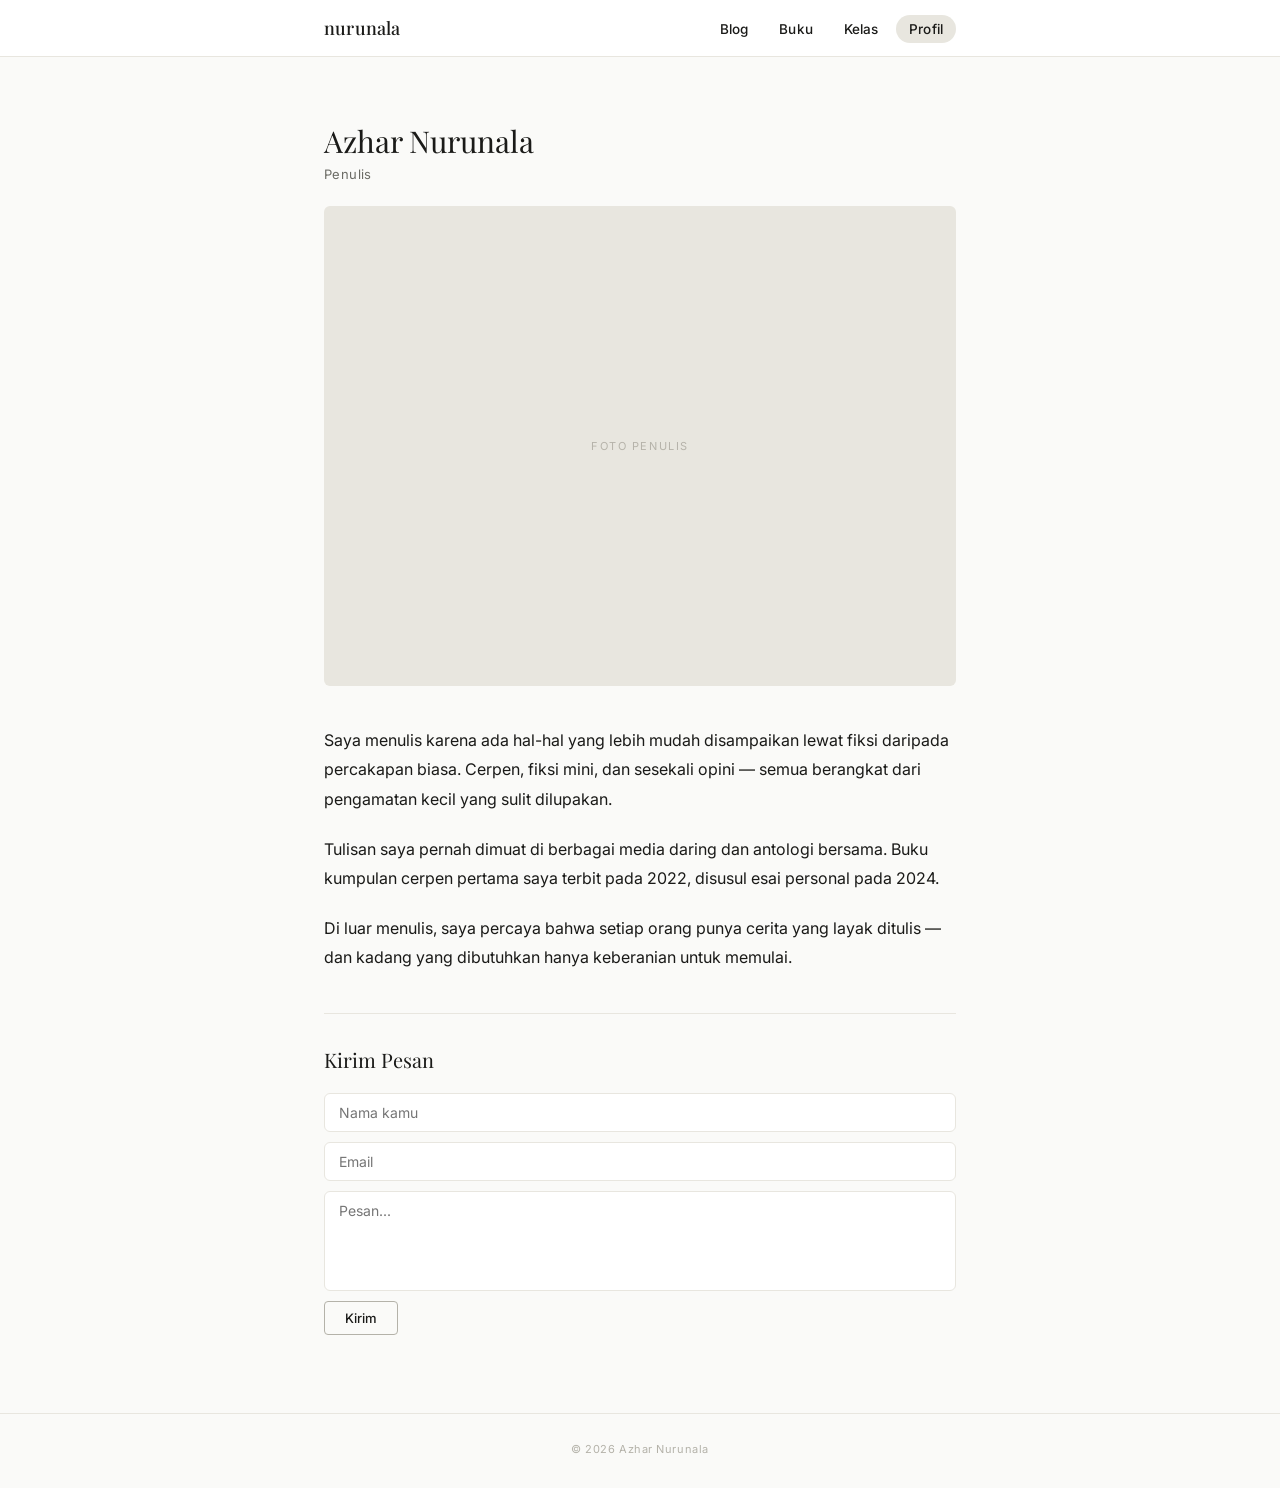
<file: tentang.html>
<!DOCTYPE html>
<html lang="id">
<head>
<meta charset="UTF-8">
<meta name="viewport" content="width=device-width, initial-scale=1">
<meta name="description" content="Tentang Azhar Nurunala — penulis novel, cerita pendek, dan sajak.">
<meta name="author" content="Azhar Nurunala">
<link rel="preconnect" href="https://fonts.googleapis.com">
<link rel="preconnect" href="https://fonts.gstatic.com" crossorigin>
<meta property="og:type" content="website">
<meta property="og:site_name" content="nurunala">
<meta property="og:title" content="Tentang — nurunala">
<meta property="og:description" content="Tentang Azhar Nurunala — penulis novel, cerita pendek, dan sajak.">
<meta name="twitter:card" content="summary">
<meta name="twitter:title" content="Tentang — nurunala">
<meta name="twitter:description" content="Tentang Azhar Nurunala — penulis novel, cerita pendek, dan sajak.">
<title>Tentang — nurunala</title>
<link rel="stylesheet" href="styles.css">
<style>
  .about{ max-width:var(--max); margin:0 auto; padding:4rem 1.5rem 2.75rem; }
  .about h1{ font-family:var(--serif); font-size:30px; font-weight:400; margin-bottom:.3rem; }
  .about-subtitle{ font-size:13px; color:var(--muted); letter-spacing:.03em; margin-bottom:1.5rem; }
  .about-photo{ width:100%; aspect-ratio:3/4; max-height:480px; background:var(--faint); border-radius:6px; overflow:hidden; display:flex; align-items:center; justify-content:center; margin-bottom:2.5rem; }
  .about-photo span{ font-family:var(--sans); font-size:11px; letter-spacing:.14em; text-transform:uppercase; color:#b6b3aa; }
  .about-body{ font-size:16px; line-height:1.85; }
  .about-body p{ margin-bottom:1.25em; }

  .contact-section{ margin-top:2.5rem; padding-top:2rem; border-top:0.5px solid var(--faint); }
  .contact-section h3{ font-family:var(--serif); font-size:20px; font-weight:400; margin-bottom:1.25rem; }
  .contact-form{ display:flex; flex-direction:column; gap:10px; }
  .contact-form input,.contact-form textarea{ width:100%; padding:10px 14px; font-size:14px; font-family:var(--sans); border:0.5px solid var(--faint); border-radius:6px; background:var(--page); color:var(--ink); outline:none; transition:border-color .15s; resize:none; }
  .contact-form input:focus,.contact-form textarea:focus{ border-color:var(--line); }
  .contact-form textarea{ min-height:100px; }
  .submit-btn{ font-size:13px; font-weight:500; color:var(--ink); background:none; border:0.5px solid var(--line); padding:8px 20px; border-radius:4px; cursor:pointer; font-family:var(--sans); transition:background .15s; align-self:flex-start; }
  .submit-btn:hover{ background:var(--faint); }
  .contact-sent{ font-size:13px; color:var(--muted); margin-top:.5rem; opacity:0; transition:opacity .3s; }
  .contact-sent.show{ opacity:1; }
</style>
</head>
<body>

<nav class="site-nav">
  <div class="nav-inner">
    <a class="brand" href="/">nurunala</a>
    <ul class="nav-links">
      <li><a href="/">Blog</a></li>
      <li><a href="/buku">Buku</a></li>
      <li><a href="/kelas">Kelas</a></li>
      <li><a href="/tentang" class="nav-quiet active">Profil</a></li>
    </ul>
  </div>
</nav>

<main class="about">
  <h1>Azhar Nurunala</h1>
  <div class="about-subtitle">Penulis</div>
  <div class="about-photo"><span>foto penulis</span></div>

  <div class="about-body">
    <p>Saya menulis karena ada hal-hal yang lebih mudah disampaikan lewat fiksi daripada percakapan biasa. Cerpen, fiksi mini, dan sesekali opini — semua berangkat dari pengamatan kecil yang sulit dilupakan.</p>
    <p>Tulisan saya pernah dimuat di berbagai media daring dan antologi bersama. Buku kumpulan cerpen pertama saya terbit pada 2022, disusul esai personal pada 2024.</p>
    <p>Di luar menulis, saya percaya bahwa setiap orang punya cerita yang layak ditulis — dan kadang yang dibutuhkan hanya keberanian untuk memulai.</p>
  </div>

  <div class="contact-section">
    <h3>Kirim Pesan</h3>
    <div class="contact-form">
      <input type="text" id="ct-name" placeholder="Nama kamu" maxlength="80">
      <input type="email" id="ct-email" placeholder="Email">
      <textarea id="ct-msg" placeholder="Pesan..."></textarea>
      <button class="submit-btn" onclick="sendContact()">Kirim</button>
      <span class="contact-sent" id="contact-sent">Pesan terkirim. Terima kasih sudah menyapa.</span>
    </div>
  </div>
</main>

<footer class="site-foot">
  <div class="foot-legal">© 2026 Azhar Nurunala</div>
</footer>

<script>
  function sendContact(){
    const name=document.getElementById('ct-name').value.trim();
    const email=document.getElementById('ct-email').value.trim();
    const msg=document.getElementById('ct-msg').value.trim();
    if(!name||!email||!msg) return;
    document.getElementById('ct-name').value='';
    document.getElementById('ct-email').value='';
    document.getElementById('ct-msg').value='';
    const el=document.getElementById('contact-sent');
    el.classList.add('show');
    setTimeout(()=>el.classList.remove('show'),4000);
  }
</script>
</body>
</html>
</file>
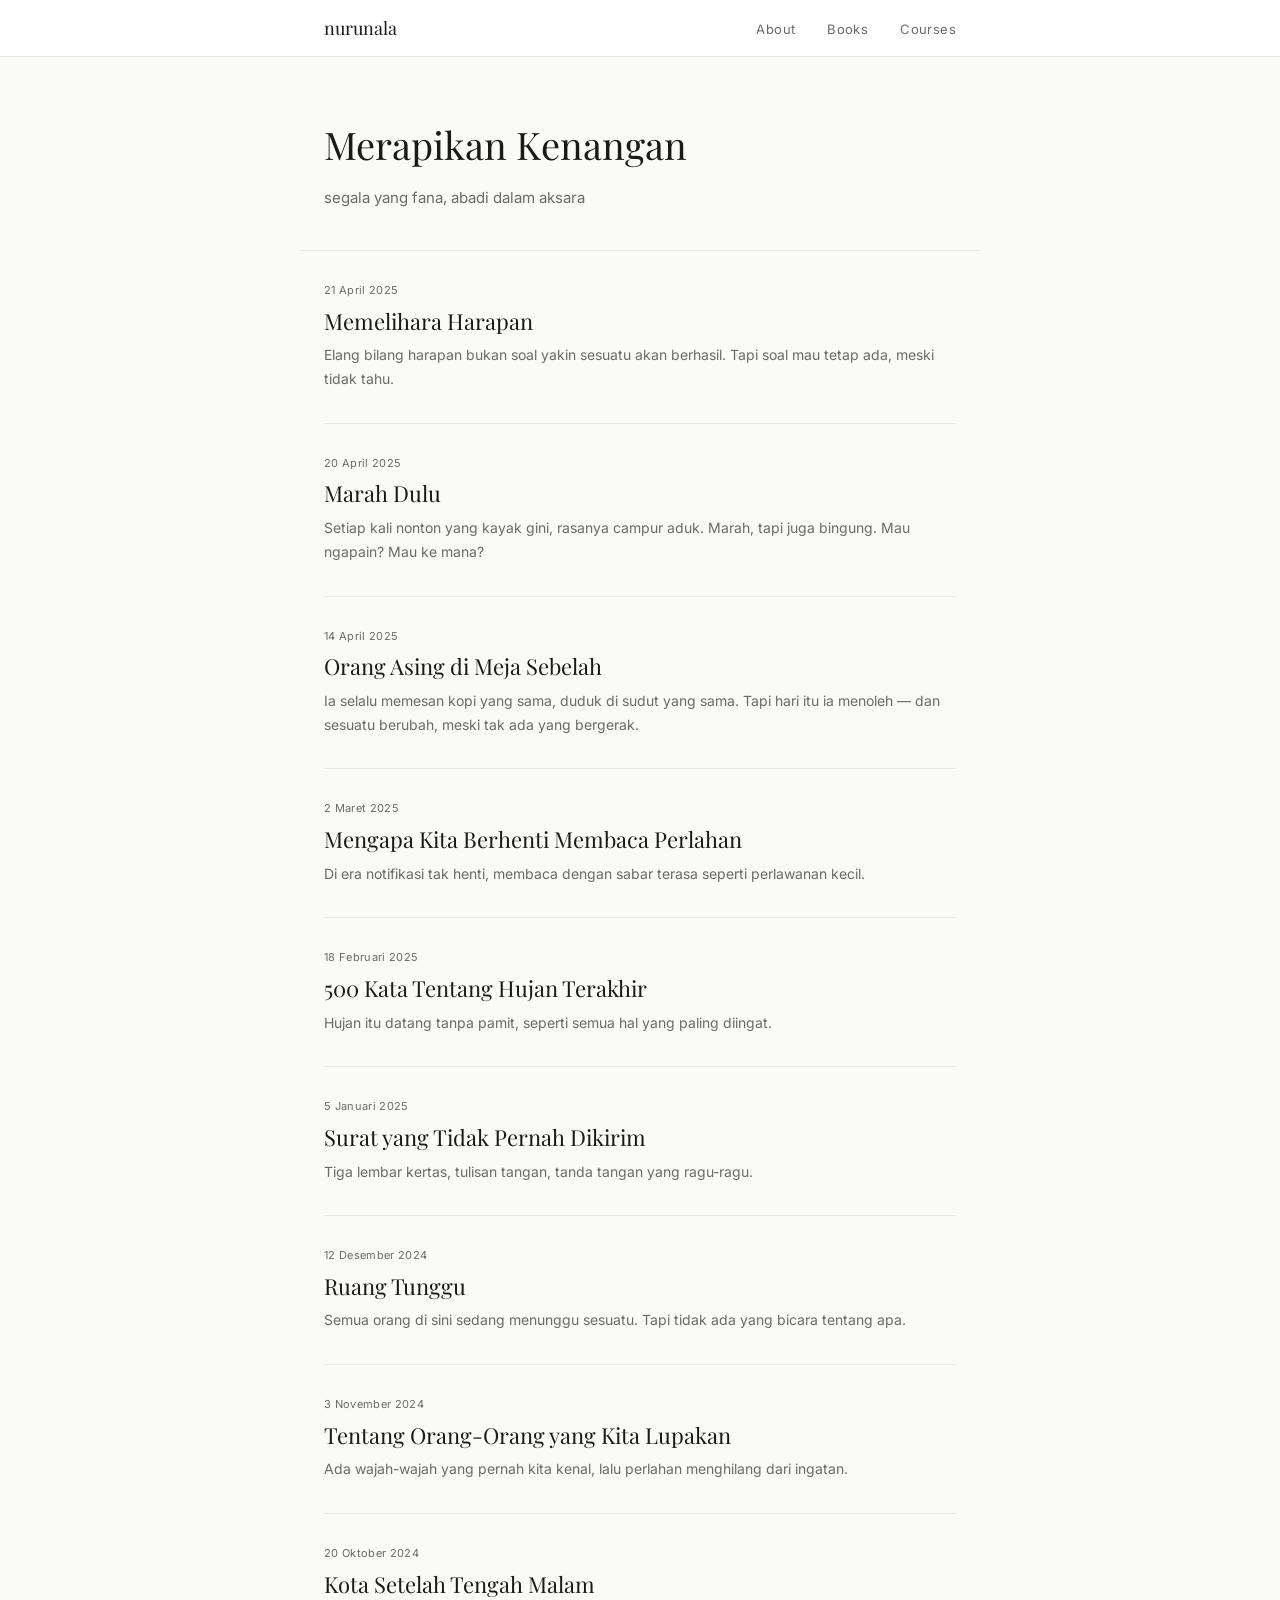
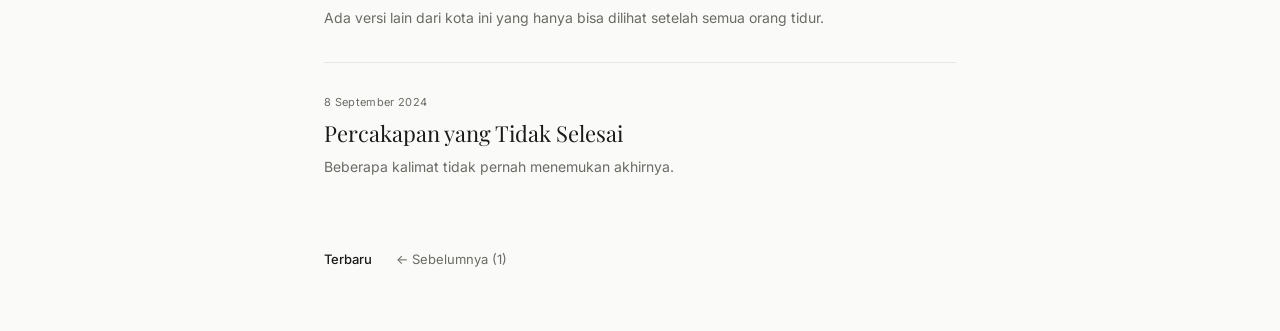
<file: uploads/nurunala (3).html>
<!DOCTYPE html>
<html lang="id">
<head>
<meta charset="UTF-8">
<meta name="viewport" content="width=device-width, initial-scale=1.0">
<title>nurunala</title>
<link href="https://fonts.googleapis.com/css2?family=Playfair+Display:ital,wght@0,400;0,500;1,400&family=Lora:ital,wght@0,400;1,400&family=Inter:wght@300;400;500&display=swap" rel="stylesheet">
<style>
*,*::before,*::after{box-sizing:border-box;margin:0;padding:0}
:root{
  --serif:'Playfair Display',Georgia,serif;
  --body-serif:'Lora',Georgia,serif;
  --sans:'Inter',system-ui,sans-serif;
  --ink:#1a1a18;--muted:#6b6b65;--faint:#e8e6df;--bg:#fafaf8;--page:#ffffff;--max:680px;
}
body{font-family:var(--sans);background:var(--bg);color:var(--ink);min-height:100vh}
nav{border-bottom:0.5px solid var(--faint);background:var(--page);position:sticky;top:0;z-index:10}
.nav-inner{max-width:var(--max);margin:0 auto;padding:0 1.5rem;display:flex;align-items:center;justify-content:space-between;height:56px}
.brand{font-family:var(--serif);font-size:18px;font-weight:400;cursor:pointer;color:var(--ink);text-decoration:none}
.nav-links{display:flex;gap:2rem;list-style:none}
.nav-links a{font-size:13px;font-weight:400;color:var(--muted);text-decoration:none;letter-spacing:0.03em;cursor:pointer;transition:color 0.15s}
.nav-links a:hover,.nav-links a.active{color:var(--ink)}
.page{display:none}.page.active{display:block}

.home-hero{max-width:var(--max);margin:0 auto;padding:4rem 1.5rem 2.5rem;border-bottom:0.5px solid var(--faint)}
.home-hero h1{font-family:var(--serif);font-size:38px;font-weight:400;line-height:1.25;color:var(--ink);margin-bottom:1rem}
.home-hero p{font-size:15px;color:var(--muted);line-height:1.7;max-width:480px}
.post-list{max-width:var(--max);margin:0 auto;padding:0 1.5rem 1rem}
.post-item{padding:2rem 0;border-bottom:0.5px solid var(--faint);cursor:pointer}
.post-item:last-child{border-bottom:none}
.post-date{font-size:11px;color:var(--muted);letter-spacing:0.03em;margin-bottom:0.6rem}
.post-title{font-family:var(--serif);font-size:22px;font-weight:400;color:var(--ink);margin-bottom:0.5rem;line-height:1.3}
.post-title:hover{text-decoration:underline;text-underline-offset:3px;text-decoration-color:var(--faint)}
.post-excerpt{font-size:14px;color:var(--muted);line-height:1.7}
.pagination{max-width:var(--max);margin:0 auto;padding:1.5rem 1.5rem 4rem;display:flex;gap:1.5rem}
.page-btn{font-size:13px;color:var(--muted);cursor:pointer;background:none;border:none;padding:0;font-family:var(--sans)}
.page-btn:hover{color:var(--ink)}
.page-btn.active-pg{color:var(--ink);font-weight:500}

.reader{max-width:600px;margin:0 auto;padding:3.5rem 1.5rem 5rem}
.back-btn{display:inline-flex;align-items:center;gap:6px;font-size:13px;color:var(--muted);cursor:pointer;margin-bottom:2.5rem;background:none;border:none;padding:0;font-family:var(--sans)}
.back-btn:hover{color:var(--ink)}
.reader-date{font-size:11px;color:var(--muted);letter-spacing:0.03em;margin-bottom:1.25rem}
.reader h1{font-family:var(--serif);font-size:32px;font-weight:400;line-height:1.25;color:var(--ink);margin-bottom:2rem}
.reader-divider{width:40px;height:1px;background:var(--faint);margin-bottom:2rem}
.reader-body{font-family:var(--body-serif);font-size:18px;line-height:1.85;color:var(--ink)}
.reader-body p{margin-bottom:1.5em}
.reader-body p:first-child::first-letter{font-size:52px;font-weight:400;float:left;line-height:0.85;margin:6px 8px 0 0}
.post-footer{margin-top:3rem;padding-top:2rem;border-top:0.5px solid var(--faint)}
.share-bar{display:flex;align-items:center;gap:10px;margin-bottom:2.5rem}
.share-label{font-size:12px;color:var(--muted);letter-spacing:0.04em}
.copy-btn{font-size:12px;color:var(--muted);background:none;border:0.5px solid var(--faint);padding:5px 14px;border-radius:20px;cursor:pointer;font-family:var(--sans);transition:all 0.15s}
.copy-btn:hover{border-color:#b4b2a9;color:var(--ink)}
.share-icon{color:var(--muted);background:none;border:none;padding:4px;cursor:pointer;transition:color 0.15s;text-decoration:none;display:inline-flex;align-items:center}
.share-icon:hover{color:var(--ink)}
.share-icon svg{width:17px;height:17px;fill:currentColor}
.copy-confirm{font-size:12px;color:var(--muted);opacity:0;transition:opacity 0.3s}
.copy-confirm.show{opacity:1}
.comment-section h3{font-family:var(--serif);font-size:18px;font-weight:400;color:var(--ink);margin-bottom:1.5rem}
.comment-list{margin-bottom:1.5rem}
.comment-item{padding:1rem 0;border-bottom:0.5px solid var(--faint)}
.comment-item:first-child{border-top:0.5px solid var(--faint)}
.comment-name{font-size:13px;font-weight:500;color:var(--ink);margin-bottom:0.3rem}
.comment-text{font-size:14px;color:var(--muted);line-height:1.65}
.comment-time{font-size:11px;color:#d0cec8;margin-top:0.3rem}
.comment-empty{font-size:14px;color:var(--muted);font-style:italic;margin-bottom:1.5rem}
.comment-form{display:flex;flex-direction:column;gap:10px}
.comment-form input,.comment-form textarea{width:100%;padding:10px 14px;font-size:14px;font-family:var(--sans);border:0.5px solid var(--faint);border-radius:6px;background:var(--page);color:var(--ink);outline:none;transition:border-color 0.15s;resize:none}
.comment-form input:focus,.comment-form textarea:focus{border-color:#b4b2a9}
.comment-form textarea{min-height:80px}
.submit-btn{font-size:13px;font-weight:500;color:var(--ink);background:none;border:0.5px solid #b4b2a9;padding:8px 20px;border-radius:4px;cursor:pointer;font-family:var(--sans);transition:background 0.15s;align-self:flex-start}
.submit-btn:hover{background:var(--faint)}

.about{max-width:var(--max);margin:0 auto;padding:4rem 1.5rem 5rem}
.about h1{font-family:var(--serif);font-size:30px;font-weight:400;margin-bottom:0.3rem}
.about-subtitle{font-size:13px;color:var(--muted);letter-spacing:0.03em}
.about-body{font-size:16px;line-height:1.85;color:var(--ink)}
.about-body p{margin-bottom:1.25em}
.contact-section{margin-top:2.5rem;padding-top:2rem;border-top:0.5px solid var(--faint)}
.contact-section h3{font-family:var(--serif);font-size:20px;font-weight:400;color:var(--ink);margin-bottom:1.25rem}
.contact-form{display:flex;flex-direction:column;gap:10px}
.contact-form input,.contact-form textarea{width:100%;padding:10px 14px;font-size:14px;font-family:var(--sans);border:0.5px solid var(--faint);border-radius:6px;background:var(--page);color:var(--ink);outline:none;transition:border-color 0.15s;resize:none}
.contact-form input:focus,.contact-form textarea:focus{border-color:#b4b2a9}
.contact-form textarea{min-height:100px}
.contact-sent{font-size:13px;color:var(--muted);margin-top:0.5rem;opacity:0;transition:opacity 0.3s}
.contact-sent.show{opacity:1}

/* ── BOOKS ── */
.books-page{max-width:var(--max);margin:0 auto;padding:4rem 1.5rem 5rem}
.section-title{font-family:var(--serif);font-size:30px;font-weight:400;margin-bottom:2.5rem}

/* Desktop: auto-fill, min 150px */
.book-grid{
  display:grid;
  grid-template-columns:repeat(auto-fill,minmax(150px,1fr));
  gap:1.75rem;
}
/* Mobile: exactly 2 columns */
@media(max-width:480px){
  .book-grid{
    grid-template-columns:repeat(2,1fr);
    gap:1.25rem;
  }
}

.book-card{cursor:pointer}
.book-cover{
  aspect-ratio:2/3;
  border-radius:4px;
  margin-bottom:0.75rem;
  display:flex;align-items:flex-end;
  padding:1rem;
  position:relative;overflow:hidden;
  transition:opacity 0.15s;
}
.book-card:hover .book-cover{opacity:0.82}
.book-stripe{position:absolute;top:0;left:0;width:100%;height:6px}
.book-cover-title{font-family:var(--serif);font-size:12px;font-style:italic;color:var(--ink);line-height:1.3;position:relative;z-index:1}
.book-card-title{font-family:var(--serif);font-size:14px;color:var(--ink);margin-bottom:0.2rem;line-height:1.3}
.book-card-meta{font-size:11px;color:var(--muted)}

.book-detail{max-width:600px;margin:0 auto;padding:3.5rem 1.5rem 5rem}
.book-detail-header{display:flex;gap:2rem;margin-bottom:2.5rem;align-items:flex-start}
.book-detail-info h1{font-family:var(--serif);font-size:26px;font-weight:400;line-height:1.2;margin-bottom:0.6rem}
.book-detail-cat{font-size:11px;font-weight:500;letter-spacing:0.08em;text-transform:uppercase;color:var(--muted);margin-bottom:0.4rem}
.book-detail-meta{font-size:13px;color:var(--muted);line-height:1.8}
.book-divider{width:40px;height:1px;background:var(--faint);margin:2rem 0}
.book-blurb{font-family:var(--body-serif);font-size:17px;line-height:1.85;color:var(--ink);margin-bottom:2.5rem}
.book-blurb p{margin-bottom:1.25em}
.book-reviews h3{font-family:var(--serif);font-size:18px;font-weight:400;color:var(--ink);margin-bottom:1.25rem}
.review-item{padding:1.25rem 0;border-bottom:0.5px solid var(--faint)}
.review-item:first-child{border-top:0.5px solid var(--faint)}
.review-stars{font-size:12px;color:#b4b2a9;margin-bottom:0.4rem;letter-spacing:2px}
.review-text{font-size:14px;color:var(--muted);line-height:1.7;font-style:italic;margin-bottom:0.5rem}
.review-name{font-size:12px;color:var(--muted)}

/* ── COURSES ── */
.courses{max-width:var(--max);margin:0 auto;padding:4rem 1.5rem 5rem}
.courses-section-label{font-size:11px;font-weight:500;letter-spacing:0.1em;text-transform:uppercase;color:var(--muted);margin-bottom:1.5rem;padding-bottom:0.75rem;border-bottom:0.5px solid var(--faint)}
.courses-gap{margin-bottom:3rem}
.course-item{padding:1.75rem 0;border-bottom:0.5px solid var(--faint)}
.course-item:first-of-type{border-top:0.5px solid var(--faint)}
.course-badge{display:inline-block;font-size:11px;font-weight:500;letter-spacing:0.06em;text-transform:uppercase;padding:3px 10px;border-radius:20px;margin-bottom:0.75rem}
.badge-open{background:#eaf3de;color:#3b6d11}
.badge-soon{background:#faeeda;color:#854f0b}
.course-name{font-family:var(--serif);font-size:20px;font-weight:400;color:var(--ink);margin-bottom:0.4rem}
.course-desc{font-size:14px;color:var(--muted);line-height:1.65;margin-bottom:0.9rem}
.course-detail{font-size:13px;color:var(--muted)}
.course-detail span{color:var(--ink)}
.enroll-btn{margin-top:1rem;display:inline-block;font-size:13px;font-weight:500;color:var(--ink);border:0.5px solid #b4b2a9;padding:8px 20px;border-radius:4px;cursor:pointer;background:none;font-family:var(--sans);transition:background 0.15s}
.enroll-btn:hover{background:var(--faint)}

/* Video grid: desktop auto-fill, mobile 1 col */
.video-grid{
  display:grid;
  grid-template-columns:repeat(auto-fill,minmax(200px,1fr));
  gap:1.25rem;
}
@media(max-width:480px){
  .video-grid{
    grid-template-columns:1fr;
    gap:1rem;
  }
}

.video-card{border:0.5px solid var(--faint);border-radius:8px;overflow:hidden;cursor:pointer;transition:border-color 0.15s}
.video-card:hover{border-color:#b4b2a9}

/* On mobile, flip video card to horizontal layout */
@media(max-width:480px){
  .video-card{
    display:flex;
    flex-direction:row;
    align-items:stretch;
  }
  .video-thumb{
    width:110px;
    flex-shrink:0;
    aspect-ratio:unset !important;
    min-height:90px;
  }
  .video-info{
    flex:1;
    padding:0.65rem 0.85rem 0.75rem;
  }
  .video-title{font-size:13px}
  .video-meta{font-size:11px}
  .video-price{font-size:13px}
  .buy-btn{margin-top:0.4rem;padding:6px 0;font-size:11px}
}

.video-thumb{position:relative;aspect-ratio:16/9;display:flex;align-items:center;justify-content:center}
.video-thumb-label{font-family:var(--serif);font-size:12px;font-style:italic;color:var(--muted);text-align:center;padding:0.5rem;line-height:1.4}
.play-icon{position:absolute;width:36px;height:36px;border-radius:50%;background:rgba(255,255,255,0.9);display:flex;align-items:center;justify-content:center}
.play-icon svg{width:14px;height:14px;fill:var(--ink);margin-left:2px}
.video-info{padding:0.75rem 1rem 1rem}
.video-title{font-family:var(--serif);font-size:14px;color:var(--ink);margin-bottom:0.3rem;line-height:1.3}
.video-meta{font-size:12px;color:var(--muted);margin-bottom:0.6rem}
.video-price{font-size:13px;font-weight:500;color:var(--ink)}
.buy-btn{margin-top:0.6rem;display:block;width:100%;font-size:12px;font-weight:500;color:var(--ink);border:0.5px solid #b4b2a9;padding:7px 0;border-radius:4px;cursor:pointer;background:none;font-family:var(--sans);text-align:center;transition:background 0.15s}
.buy-btn:hover{background:var(--faint)}

/* Ebook: desktop horizontal, mobile vertical */
.ebook-card{
  border:0.5px solid var(--faint);
  border-radius:8px;
  padding:1.5rem;
  display:flex;
  flex-direction:row;
  gap:1.5rem;
  align-items:flex-start;
}
@media(max-width:480px){
  .ebook-card{
    flex-direction:column;
    gap:1.25rem;
    align-items:stretch;
  }
  .ebook-cover{
    width:100% !important;
    aspect-ratio:3/1 !important;
    max-height:72px;
    flex-direction:row;
    align-items:center;
    gap:0.75rem;
    padding:0 1rem;
  }
  .ebook-cover-stripe{
    width:5px !important;
    height:100% !important;
    top:0;left:0;
    border-radius:3px 0 0 3px;
  }
  .ebook-cover-title{font-size:13px !important;font-style:italic}
}

.ebook-cover{width:72px;flex-shrink:0;aspect-ratio:2/3;border-radius:3px;background:#dce8e2;position:relative;overflow:hidden;display:flex;align-items:flex-end;padding:0.5rem}
.ebook-cover-stripe{position:absolute;top:0;left:0;width:100%;height:5px;background:#9ac4b0}
.ebook-cover-title{font-family:var(--serif);font-size:9px;font-style:italic;color:var(--ink);line-height:1.3;position:relative;z-index:1}
.ebook-info{flex:1}
.ebook-label{font-size:11px;font-weight:500;letter-spacing:0.08em;text-transform:uppercase;color:var(--muted);margin-bottom:0.4rem}
.ebook-title{font-family:var(--serif);font-size:18px;font-weight:400;color:var(--ink);margin-bottom:0.5rem;line-height:1.3}
.ebook-desc{font-size:13px;color:var(--muted);line-height:1.65;margin-bottom:1rem}
.ebook-footer{display:flex;align-items:center;gap:1rem}
.ebook-price{font-size:14px;font-weight:500;color:var(--ink)}
</style>
</head>
<body>

<nav>
  <div class="nav-inner">
    <a class="brand" onclick="showPage('home')">nurunala</a>
    <ul class="nav-links">
      <li><a onclick="showPage('about')" id="nav-about">About</a></li>
      <li><a onclick="showPage('books')" id="nav-books">Books</a></li>
      <li><a onclick="showPage('courses')" id="nav-courses">Courses</a></li>
    </ul>
  </div>
</nav>

<div class="page active" id="page-home">
  <div class="home-hero">
    <h1>Merapikan Kenangan</h1>
    <p>segala yang fana, abadi dalam aksara</p>
  </div>
  <div class="post-list" id="post-list"></div>
  <div class="pagination" id="pagination"></div>
</div>

<div class="page" id="page-reader">
  <div class="reader">
    <button class="back-btn" onclick="showPage('home')">← Kembali</button>
    <div class="reader-date" id="reader-date"></div>
    <h1 id="reader-title"></h1>
    <div class="reader-divider"></div>
    <div class="reader-body" id="reader-body"></div>
    <div class="post-footer">
      <div class="share-bar">
        <span class="share-label">Bagikan</span>
        <button class="copy-btn" onclick="copyLink()">Salin tautan</button>
        <a class="share-icon" href="#" onclick="shareWA(event)" title="WhatsApp"><svg viewBox="0 0 24 24"><path d="M17.472 14.382c-.297-.149-1.758-.867-2.03-.967-.273-.099-.471-.148-.67.15-.197.297-.767.966-.94 1.164-.173.199-.347.223-.644.075-.297-.15-1.255-.463-2.39-1.475-.883-.788-1.48-1.761-1.653-2.059-.173-.297-.018-.458.13-.606.134-.133.298-.347.446-.52.149-.174.198-.298.298-.497.099-.198.05-.371-.025-.52-.075-.149-.669-1.612-.916-2.207-.242-.579-.487-.5-.669-.51-.173-.008-.371-.01-.57-.01-.198 0-.52.074-.792.372-.272.297-1.04 1.016-1.04 2.479 0 1.462 1.065 2.875 1.213 3.074.149.198 2.096 3.2 5.077 4.487.709.306 1.262.489 1.694.625.712.227 1.36.195 1.871.118.571-.085 1.758-.719 2.006-1.413.248-.694.248-1.289.173-1.413-.074-.124-.272-.198-.57-.347m-5.421 7.403h-.004a9.87 9.87 0 01-5.031-1.378l-.361-.214-3.741.982.998-3.648-.235-.374a9.86 9.86 0 01-1.51-5.26c.001-5.45 4.436-9.884 9.888-9.884 2.64 0 5.122 1.03 6.988 2.898a9.825 9.825 0 012.893 6.994c-.003 5.45-4.437 9.884-9.885 9.884m8.413-18.297A11.815 11.815 0 0012.05 0C5.495 0 .16 5.335.157 11.892c0 2.096.547 4.142 1.588 5.945L.057 24l6.305-1.654a11.882 11.882 0 005.683 1.448h.005c6.554 0 11.89-5.335 11.893-11.893a11.821 11.821 0 00-3.48-8.413z"/></svg></a>
        <a class="share-icon" href="#" onclick="shareX(event)" title="X"><svg viewBox="0 0 24 24"><path d="M18.244 2.25h3.308l-7.227 8.26 8.502 11.24H16.17l-4.714-6.231-5.401 6.231H2.747l7.73-8.835L1.254 2.25H8.08l4.253 5.622 5.911-5.622zm-1.161 17.52h1.833L7.084 4.126H5.117z"/></svg></a>
        <a class="share-icon" href="#" onclick="shareIG(event)" title="Instagram"><svg viewBox="0 0 24 24"><path d="M12 2.163c3.204 0 3.584.012 4.85.07 3.252.148 4.771 1.691 4.919 4.919.058 1.265.069 1.645.069 4.849 0 3.205-.012 3.584-.069 4.849-.149 3.225-1.664 4.771-4.919 4.919-1.266.058-1.644.07-4.85.07-3.204 0-3.584-.012-4.849-.07-3.26-.149-4.771-1.699-4.919-4.92-.058-1.265-.07-1.644-.07-4.849 0-3.204.013-3.583.07-4.849.149-3.227 1.664-4.771 4.919-4.919 1.266-.057 1.645-.069 4.849-.069zM12 0C8.741 0 8.333.014 7.053.072 2.695.272.273 2.69.073 7.052.014 8.333 0 8.741 0 12c0 3.259.014 3.668.072 4.948.2 4.358 2.618 6.78 6.98 6.98C8.333 23.986 8.741 24 12 24c3.259 0 3.668-.014 4.948-.072 4.354-.2 6.782-2.618 6.979-6.98.059-1.28.073-1.689.073-4.948 0-3.259-.014-3.667-.072-4.947-.196-4.354-2.617-6.78-6.979-6.98C15.668.014 15.259 0 12 0zm0 5.838a6.162 6.162 0 100 12.324 6.162 6.162 0 000-12.324zM12 16a4 4 0 110-8 4 4 0 010 8zm6.406-11.845a1.44 1.44 0 100 2.881 1.44 1.44 0 000-2.881z"/></svg></a>
        <span class="copy-confirm" id="copy-confirm">Tautan disalin!</span>
      </div>
      <div class="comment-section">
        <h3>Komentar</h3>
        <div class="comment-list" id="comment-list"></div>
        <div class="comment-form">
          <input type="text" id="c-name" placeholder="Nama kamu" maxlength="60">
          <textarea id="c-text" placeholder="Tulis komentar..."></textarea>
          <button class="submit-btn" onclick="submitComment()">Kirim</button>
        </div>
      </div>
    </div>
  </div>
</div>

<div class="page" id="page-about">
  <div class="about">
    <div style="margin-bottom:2rem">
      <h1>Azhar Nurunala</h1>
      <div class="about-subtitle" style="margin-bottom:1.5rem">Penulis</div>
      <div style="width:100%;aspect-ratio:3/4;max-height:480px;background:var(--faint);border-radius:6px;overflow:hidden;display:flex;align-items:center;justify-content:center">
        <svg viewBox="0 0 400 533" width="100%" height="100%" xmlns="http://www.w3.org/2000/svg" preserveAspectRatio="xMidYMid slice">
          <rect width="400" height="533" fill="#e2dfd7"/>
          <ellipse cx="200" cy="180" rx="72" ry="80" fill="#c8c4bb"/>
          <ellipse cx="200" cy="420" rx="140" ry="120" fill="#c8c4bb"/>
        </svg>
      </div>
    </div>
    <div class="about-body">
      <p>Saya menulis karena ada hal-hal yang lebih mudah disampaikan lewat fiksi daripada percakapan biasa. Cerpen, fiksi mini, dan sesekali opini — semua berangkat dari pengamatan kecil yang sulit dilupakan.</p>
      <p>Tulisan saya pernah dimuat di berbagai media daring dan antologi bersama. Buku kumpulan cerpen pertama saya terbit pada 2022, disusul esai personal pada 2024.</p>
      <p>Di luar menulis, saya percaya bahwa setiap orang punya cerita yang layak ditulis — dan kadang yang dibutuhkan hanya keberanian untuk memulai.</p>
    </div>
    <div class="contact-section">
      <h3>Kirim Pesan</h3>
      <div class="contact-form">
        <input type="text" id="ct-name" placeholder="Nama kamu" maxlength="80">
        <input type="email" id="ct-email" placeholder="Email">
        <textarea id="ct-msg" placeholder="Pesan..."></textarea>
        <button class="submit-btn" onclick="sendContact()">Kirim</button>
        <span class="contact-sent" id="contact-sent">Pesan terkirim. Terima kasih sudah menyapa.</span>
      </div>
    </div>
  </div>
</div>

<div class="page" id="page-books">
  <div class="books-page">
    <div class="section-title">Buku</div>
    <div class="book-grid" id="book-grid"></div>
  </div>
</div>

<div class="page" id="page-book-detail">
  <div class="book-detail">
    <button class="back-btn" onclick="showPage('books')">← Kembali ke Buku</button>
    <div class="book-detail-header">
      <div class="book-detail-cover" id="bd-cover"></div>
      <div class="book-detail-info">
        <div class="book-detail-cat" id="bd-cat"></div>
        <h1 id="bd-title"></h1>
        <div class="book-detail-meta" id="bd-meta"></div>
        <a id="bd-shopee" href="#" target="_blank" rel="noopener" class="enroll-btn" style="margin-top:1rem;display:inline-block;text-decoration:none">Beli Online</a>
      </div>
    </div>
    <div class="book-divider"></div>
    <div class="book-blurb" id="bd-blurb"></div>
    <div class="book-reviews">
      <h3>Ulasan Pembaca</h3>
      <div id="bd-reviews"></div>
    </div>
  </div>
</div>

<div class="page" id="page-courses">
  <div class="courses">
    <div class="section-title">Courses</div>
    <div class="courses-section-label courses-gap">Workshop</div>
    <div class="course-item">
      <div class="course-badge badge-open">Pendaftaran Dibuka</div>
      <div class="course-name">Menulis Cerpen dari Nol</div>
      <div class="course-desc">Workshop intensif selama empat sesi untuk penulis pemula. Dari ide pertama hingga draf akhir — dengan pendekatan yang berfokus pada kejujuran dan detail kecil yang hidup.</div>
      <div class="course-detail">4 sesi · <span>Mei 2025</span> · Online via Zoom</div>
      <button class="enroll-btn">Daftar Sekarang</button>
    </div>
    <div class="course-item" style="margin-bottom:3rem">
      <div class="course-badge badge-soon">Segera Hadir</div>
      <div class="course-name">Fiksi Mini: Menulis dalam 500 Kata</div>
      <div class="course-desc">Belajar memadatkan cerita utuh ke dalam ruang yang sempit. Workshop satu hari penuh dengan latihan intensif dan sesi umpan balik langsung.</div>
      <div class="course-detail">1 hari penuh · <span>8 Juni 2025</span> · Jakarta</div>
      <button class="enroll-btn" style="opacity:0.5;cursor:default">Segera Hadir</button>
    </div>
    <div class="courses-section-label courses-gap">Video Kelas</div>
    <div class="video-grid" style="margin-bottom:3rem">
      <div class="video-card">
        <div class="video-thumb" style="background:#e4dfe8">
          <div class="video-thumb-label">Membangun Karakter<br>yang Hidup</div>
          <div class="play-icon"><svg viewBox="0 0 16 16"><path d="M5 3.5l8 4.5-8 4.5V3.5z"/></svg></div>
        </div>
        <div class="video-info">
          <div class="video-title">Membangun Karakter yang Hidup</div>
          <div class="video-meta">4 video · 1 jam 20 menit</div>
          <div class="video-price">Rp 85.000</div>
          <button class="buy-btn">Beli Kelas</button>
        </div>
      </div>
      <div class="video-card">
        <div class="video-thumb" style="background:#dce8e2">
          <div class="video-thumb-label">Menulis Dialog<br>yang Natural</div>
          <div class="play-icon"><svg viewBox="0 0 16 16"><path d="M5 3.5l8 4.5-8 4.5V3.5z"/></svg></div>
        </div>
        <div class="video-info">
          <div class="video-title">Menulis Dialog yang Natural</div>
          <div class="video-meta">3 video · 55 menit</div>
          <div class="video-price">Rp 75.000</div>
          <button class="buy-btn">Beli Kelas</button>
        </div>
      </div>
      <div class="video-card">
        <div class="video-thumb" style="background:#e8e4dc">
          <div class="video-thumb-label">Struktur Cerita<br>Pendek</div>
          <div class="play-icon"><svg viewBox="0 0 16 16"><path d="M5 3.5l8 4.5-8 4.5V3.5z"/></svg></div>
        </div>
        <div class="video-info">
          <div class="video-title">Struktur Cerita Pendek</div>
          <div class="video-meta">5 video · 1 jam 45 menit</div>
          <div class="video-price">Rp 95.000</div>
          <button class="buy-btn">Beli Kelas</button>
        </div>
      </div>
      <div class="video-card">
        <div class="video-thumb" style="background:#dce2e8">
          <div class="video-thumb-label">Menemukan Suara<br>Menulismu</div>
          <div class="play-icon"><svg viewBox="0 0 16 16"><path d="M5 3.5l8 4.5-8 4.5V3.5z"/></svg></div>
        </div>
        <div class="video-info">
          <div class="video-title">Menemukan Suara Menulismu</div>
          <div class="video-meta">4 video · 1 jam 10 menit</div>
          <div class="video-price">Rp 80.000</div>
          <button class="buy-btn">Beli Kelas</button>
        </div>
      </div>
    </div>
    <div class="courses-section-label courses-gap">Ebook</div>
    <div class="ebook-card">
      <div class="ebook-cover">
        <div class="ebook-cover-stripe"></div>
        <div class="ebook-cover-title">7 Langkah Menjadi Penulis</div>
      </div>
      <div class="ebook-info">
        <div class="ebook-label">Ebook</div>
        <div class="ebook-title">7 Langkah Menjadi Penulis</div>
        <div class="ebook-desc">Panduan praktis untuk siapa pun yang ingin mulai menulis — dari menemukan ide, membangun kebiasaan menulis, hingga mengirimkan naskah ke penerbit. Ditulis dengan jujur dari pengalaman nyata.</div>
        <div class="ebook-footer">
          <div class="ebook-price">Rp 49.000</div>
          <button class="enroll-btn" style="margin-top:0">Unduh Sekarang</button>
        </div>
      </div>
    </div>
  </div>
</div>

<script>
const PER_PAGE=10;
let currentPage=0,currentPostIdx=null;
const comments={};

const allPosts=[
  {date:'21 April 2025',title:'Memelihara Harapan',excerpt:'Elang bilang harapan bukan soal yakin sesuatu akan berhasil. Tapi soal mau tetap ada, meski tidak tahu.',body:`<p>"Kamu masih berharap?" tanya Rana. Nada suaranya bukan meremehkan — lebih seperti orang yang benar-benar ingin tahu jawaban yang jujur.</p><p>Elang menatap kopinya sebentar. Di luar, hujan turun pelan, jenis yang tidak dramatis tapi juga tidak berhenti-berhenti.</p><p>"Iya," katanya akhirnya.</p><p>"Kenapa? Bukannya kamu yang bilang dulu, tidak semua yang kita tunggu akan datang?"</p><p>"Iya, aku bilang itu."</p><p>"Terus?"</p><p>Elang meletakkan cangkirnya. "Harapan bukan soal yakin sesuatu akan berhasil. Kalau definisinya itu, ya, percuma — karena kita memang tidak bisa tahu." Ia bersandar. "Harapan itu lebih seperti... keputusan untuk tetap membuka pintu. Meski tidak ada yang datang, pintunya tetap terbuka."</p><p>Rana diam. Di luar, hujan mengecil sedikit, tapi belum reda.</p><p>"Itu tidak melelahkan?"</p><p>"Melelahkan." Elang mengangguk pelan. "Tapi menutup pintu juga melelahkan, dengan cara yang berbeda. Bedanya, kalau ditutup — kamu bahkan tidak tahu apa yang kamu lewatkan."</p><p>Rana menoleh ke jendela. Ada genangan kecil di trotoar, memantulkan lampu toko yang kuning.</p><p>"Jadi kamu pilih capek yang mana?"</p><p>"Capek yang masih menyisakan kemungkinan," kata Elang.</p><p>Rana tidak menjawab. Tapi ia tidak menutup topik itu. Ia membiarkannya duduk di antara mereka — seperti pintu yang memang sengaja dibiarkan terbuka sedikit, agar udara tetap bisa masuk.</p>`},
  {date:'20 April 2025',title:'Marah Dulu',excerpt:'Setiap kali nonton yang kayak gini, rasanya campur aduk. Marah, tapi juga bingung. Mau ngapain? Mau ke mana?',body:`<p>Mereka duduk di teras kedai setelah tutup. Kursi-kursi sudah diangkat ke atas meja di dalam. Di luar, masih ada sisa gerimis.</p><p>Rana meletakkan ponselnya. Di layarnya, sebuah video panjang tentang penggusuran lahan di suatu desa. Warga menangis. Aparat berdiri dengan tameng.</p><p>"Aku," katanya, "setiap kali nonton yang kayak gini, rasanya campur aduk. Marah, tapi juga bingung. Mau ngapain? Mau ke mana? Mau lapor ke siapa?"</p><p>Elang menatap layar sebentar, lalu memandang gerimis.</p><p>"Terus jadinya enggak ngapa-ngapain?"</p><p>"Scroll terus. Nonton yang berikutnya. Ikut marah lagi. Lupa lagi." Rana menghela napas. "Kayak lingkaran yang enggak ke mana-mana."</p><p>"Itu karena kamu terlalu terburu-buru mau lompat ke solusi."</p><p>Rana mengernyit. "Memangnya kenapa kalau mau langsung cari solusi?"</p><p>"Karena rasa marah yang belum selesai, kalau dipaksa jadi tindakan, sering salah arah." Elang bersandar ke kursinya. "Marah dulu sampai tuntas. Pahami dulu apa yang bikin marah. Baru dari situ kelihatan mau ngapain."</p><p>"Tapi katanya kalau cuma marah, sama aja enggak berguna."</p><p>"Marah yang diam-diam, yang disimpan sendiri, yang habis itu dilupakan, iya. Tapi marah yang kamu sadari, yang kamu biarkan tinggal sebentar di dada sampai kamu benar-benar mengerti kenapa kamu marah, itu modal."</p><p>Rana mengambil ponselnya lagi. Menatap layar yang gelap.</p><p>"Jadi sekarang aku harus ngapain?"</p><p>Elang meliriknya sebentar. "Sekarang kamu sudah marah, kan?"</p><p>"Iya."</p><p>"Itu dulu sudah cukup."</p><p>Rana tidak menjawab. Tapi ia juga tidak membuka ponselnya lagi. Ia membiarkan gerimis itu berbunyi sebentar di atap sebelum akhirnya reda.</p>`},
  {date:'14 April 2025',title:'Orang Asing di Meja Sebelah',excerpt:'Ia selalu memesan kopi yang sama, duduk di sudut yang sama. Tapi hari itu ia menoleh — dan sesuatu berubah, meski tak ada yang bergerak.',body:`<p>Ia selalu datang pukul sembilan pagi, sebelum kafe ramai. Memesan americano tanpa gula, duduk di meja pojok dekat jendela, membuka buku yang sampulnya selalu berbeda. Selama tiga minggu, aku hafal rutinitasnya lebih baik dari rutinitasku sendiri.</p><p>Hari itu ia menoleh. Bukan karena aku menatap terlalu lama — setidaknya bukan hanya karena itu. Ada sesuatu yang jatuh dari mejanya, selembar kertas kecil, dan angin dari pintu yang terbuka menerbangkannya tepat ke sepatuku.</p><p>Aku memungutnya. Tulisan tangan, huruf kecil-kecil, sebuah daftar: <em>beli bawang, hubungi dokter, jangan lupa bahwa langit masih ada.</em></p><p>Aku mendongak. Ia sudah berdiri setengah dari kursinya, tangan terulur. Matanya seperti orang yang baru saja tertangkap basah melakukan sesuatu yang terlalu jujur untuk diakui.</p><p>"Terima kasih," katanya, tanpa menjelaskan daftar itu. Aku menyerahkan kertas itu kembali, juga tanpa bertanya.</p><p>Keesokan harinya ia tidak datang. Kursi pojok itu kosong, americano tidak dipesan, dan aku menyadari aku tidak tahu namanya.</p>`},
  {date:'2 Maret 2025',title:'Mengapa Kita Berhenti Membaca Perlahan',excerpt:'Di era notifikasi tak henti, membaca dengan sabar terasa seperti perlawanan kecil.',body:`<p>Ada sesuatu yang hilang ketika membaca menjadi kegiatan yang kita lakukan sambil melakukan hal lain. Buku di tangan, headphone di telinga, notifikasi bergetar di saku — kita hadir secara fisik di halaman, tapi pikiran kita sudah setengah perjalanan menuju tempat lain.</p><p>Membaca yang baik membutuhkan semacam kepercayaan. Kepercayaan bahwa penulis tahu ke mana ia membawa kita. Bahwa halaman yang terasa lambat bukan halaman yang sia-sia.</p><p>Membaca perlahan adalah bentuk kehadiran. Dan mungkin, di dunia yang terus meminta kita untuk bergerak lebih cepat, memilih untuk diam sejenak di dalam sebuah halaman adalah salah satu tindakan paling radikal yang masih bisa kita lakukan.</p>`},
  {date:'18 Februari 2025',title:'500 Kata Tentang Hujan Terakhir',excerpt:'Hujan itu datang tanpa pamit, seperti semua hal yang paling diingat.',body:`<p>Hujan itu datang tanpa pamit, seperti semua hal yang paling diingat. Ia membasahi trotoar dan percakapan yang tidak pernah selesai.</p><p>Kamu berdiri di bawah teras minimarket dengan plastik kresek di tangan. Aku berdiri di sebelahmu karena tidak ada tempat lain yang lebih masuk akal untuk berdiri.</p><p>Hujan akhirnya berhenti dua puluh menit kemudian. Kamu pergi ke kiri, aku ke kanan. Tidak ada yang mengatakan sesuatu yang penting.</p>`},
  {date:'5 Januari 2025',title:'Surat yang Tidak Pernah Dikirim',excerpt:'Tiga lembar kertas, tulisan tangan, tanda tangan yang ragu-ragu.',body:`<p>Tiga lembar kertas, tulisan tangan, tanda tangan yang ragu-ragu di bagian bawah halaman terakhir. Ia melipatnya tiga kali, memasukkannya ke amplop, menulis alamat yang sudah ia hafal sejak dua belas tahun lalu.</p><p>Surat itu ditulis pada suatu Minggu sore di bulan November, ketika hujan terlalu lebat untuk keluar dan terlalu ramai untuk berpikir jernih.</p><p>Bertahun-tahun kemudian, ia menemukan amplop itu lagi. Ia membukanya. Membaca semuanya. Lalu melipat kembali dengan hati-hati.</p>`},
  {date:'12 Desember 2024',title:'Ruang Tunggu',excerpt:'Semua orang di sini sedang menunggu sesuatu. Tapi tidak ada yang bicara tentang apa.',body:`<p>Ruang tunggu rumah sakit punya cahaya yang tidak menyenangkan siapa pun. Terlalu terang untuk nyaman, terlalu dingin untuk tenang.</p><p>Di sebelahku, seorang perempuan tua membuka dan menutup ritsleting tasnya berulang kali. Suaranya seperti detak jam yang tidak presisi.</p><p>Nama dipanggil satu per satu. Orang-orang berdiri, mengumpulkan barang-barang mereka, pergi ke balik pintu putih.</p>`},
  {date:'3 November 2024',title:'Tentang Orang-Orang yang Kita Lupakan',excerpt:'Ada wajah-wajah yang pernah kita kenal, lalu perlahan menghilang dari ingatan.',body:`<p>Kadang aku tiba-tiba teringat seseorang yang sudah bertahun-tahun tidak aku pikirkan. Teman sebangku kelas empat SD. Tetangga yang selalu menyapu teras di pagi hari.</p><p>Mereka pernah ada dalam hidupku — benar-benar ada, dalam cara yang nyata dan konkret. Kita berbagi ruang, berbagi waktu, mungkin berbagi beberapa patah kata.</p>`},
  {date:'20 Oktober 2024',title:'Kota Setelah Tengah Malam',excerpt:'Ada versi lain dari kota ini yang hanya bisa dilihat setelah semua orang tidur.',body:`<p>Aku sering berjalan sendirian setelah tengah malam. Ada sesuatu tentang kota yang kosong yang membuatnya terasa lebih jujur.</p><p>Ada jembatan yang selalu aku lewati. Di siang hari ia biasa saja. Tapi malam hari, dengan lampu pantulan di air, ia terasa seperti ambang batas antara dua dunia yang tidak punya nama.</p>`},
  {date:'8 September 2024',title:'Percakapan yang Tidak Selesai',excerpt:'Beberapa kalimat tidak pernah menemukan akhirnya.',body:`<p>Ada percakapan tertentu yang berhenti di tengah — bukan karena salah satu pihak memutuskan untuk berhenti, tapi karena sesuatu di luar kita memotong sebelum selesai.</p><p>Aku punya beberapa. Percakapan dengan seseorang yang meninggal sebelum aku sempat berkata apa yang seharusnya aku katakan.</p>`},
  {date:'15 Agustus 2024',title:'Di Bawah Pohon yang Sama',excerpt:'Setiap tahun aku kembali ke tempat yang sama. Pohonnya tetap ada. Tapi aku selalu berbeda.',body:`<p>Ada pohon di sudut taman dekat rumah masa kecilku. Ketika kecil, aku pikir pohon itu sangat tua. Sekarang, setelah dua puluh tahun, aku baru sadar bahwa pohon itu mungkin tidak setua yang aku kira.</p><p>Yang berbeda adalah aku. Aku membawa lebih banyak hal sekarang — lebih banyak tahun, lebih banyak kehilangan, lebih banyak pertanyaan yang tidak terjawab.</p>`},
  {date:'1 Juli 2024',title:'Memasak untuk Satu Orang',excerpt:'Ada kesedihan kecil yang tidak dramatis dalam memasak untuk diri sendiri.',body:`<p>Aku mulai belajar memasak ketika tinggal sendirian untuk pertama kalinya. Bukan karena aku suka memasak — lebih karena makan mi instan setiap hari mulai terasa seperti cara paling lambat untuk menyerah pada hidup.</p><p>Lama-lama aku menemukan sesuatu di dalamnya. Ketika tidak ada yang menonton, kamu bisa memasak persis seperti yang kamu mau.</p>`},
  {date:'14 Juni 2024',title:'Buku yang Tidak Selesai Dibaca',excerpt:'Di rakku ada beberapa buku yang tidak pernah sampai halaman terakhir.',body:`<p>Ada buku di rakku yang sudah terbuka sampai halaman 73 selama hampir dua tahun. Pembatasnya masih di sana — sehelai struk belanja yang sudah memudar.</p><p>Mungkin tidak semua buku perlu diselesaikan. Mungkin 73 halaman itu sudah memberikan apa yang perlu diberikan pada saat itu.</p>`},
  {date:'22 Mei 2024',title:'Orang yang Kita Jadi di Kota Lain',excerpt:'Ada versi dari diri kita yang hanya muncul ketika tidak ada yang mengenal kita.',body:`<p>Pertama kali aku menyadarinya di Yogyakarta. Aku ke sana sendirian, tidak kenal siapapun, dan dalam dua hari pertama aku berbicara kepada orang-orang asing dengan cara yang tidak pernah aku lakukan di kota sendiri.</p>`},
];

const coverStyles=[
  {bg:'#dce8e2',stripe:'#9ac4b0'},{bg:'#e8e2dc',stripe:'#c4a990'},{bg:'#dce2e8',stripe:'#90a9c4'},
  {bg:'#e8dce2',stripe:'#c490a9'},{bg:'#e2e8dc',stripe:'#a9c490'},{bg:'#e8e8dc',stripe:'#c4c490'},
  {bg:'#dce8e8',stripe:'#90c4c4'},{bg:'#e8dcdc',stripe:'#c49090'},{bg:'#e2dce8',stripe:'#a990c4'},
  {bg:'#e8e2dc',stripe:'#c4b090'},{bg:'#dce2e2',stripe:'#90b0b0'},{bg:'#e4dce8',stripe:'#b090c4'},
];

const allBooks=[
  {title:'Jumpa Lagi di Surga',cat:'Novel',year:2026,pages:312,blurb:`<p>Sebuah novel tentang pertemuan yang tidak pernah kita rencanakan — dan perpisahan yang selalu datang terlalu cepat.</p>`,reviews:[{stars:5,text:'Saya menangis di halaman terakhir.',name:'Laila R., Goodreads'},{stars:5,text:'Nurunala menulis cinta seperti orang yang benar-benar pernah kehilangan.',name:'Dimas A., Goodreads'},{stars:4,text:'Novel yang akan kamu baca dua kali.',name:'Sari W., Goodreads'}]},
  {title:'Seribu Wajah Ayah',cat:'Novel',year:2026,pages:284,blurb:`<p>Novel yang menjelajahi hubungan antara seorang anak dan ayahnya.</p>`,reviews:[{stars:5,text:'Ini bukan hanya tentang ayah.',name:'Rani P., Goodreads'},{stars:5,text:'Seperti membuka foto lama.',name:'Bagas T., Goodreads'},{stars:4,text:'Membuat saya menelepon ayah malam itu juga.',name:'Indah S., Goodreads'}]},
  {title:'Janji untuk Ayah',cat:'Novel',year:2024,pages:256,blurb:`<p>Novel tentang seorang perempuan yang tumbuh bersama satu janji yang tidak pernah ia lupakan.</p>`,reviews:[{stars:5,text:'Menepati janji kadang artinya melepaskan.',name:'Maya K., Goodreads'},{stars:4,text:'Seperti sungai yang kelihatan dangkal tapi ternyata tidak.',name:'Rizal H., Goodreads'},{stars:4,text:'Karakter utamanya terasa sangat nyata.',name:'Dewi L., Goodreads'}]},
  {title:'Festival Hujan',cat:'Novel',year:2024,pages:298,blurb:`<p>Dua orang bertemu setiap tahun selama sepuluh tahun. Novel tentang ritme yang kita ciptakan dengan orang lain.</p>`,reviews:[{stars:5,text:'Romantis tanpa sentimentalitas berlebihan.',name:'Citra M., Goodreads'},{stars:5,text:'Setiap bab terasa seperti satu musim hujan.',name:'Eko P., Goodreads'},{stars:4,text:'Novel tentang waktu yang paling jujur.',name:'Nisa F., Goodreads'}]},
  {title:'Jangan Dulu Patah',cat:'Kumpulan Cerita',year:2023,pages:188,blurb:`<p>Dua belas cerita tentang orang-orang yang sedang belajar bertahan.</p>`,reviews:[{stars:5,text:'Terasa seperti surat dari teman yang sangat mengenal kamu.',name:'Fitri A., Goodreads'},{stars:4,text:'Favorit saya adalah cerita keempat.',name:'Hendra B., Goodreads'},{stars:5,text:'Menulis kesakitan dengan sangat lembut.',name:'Yuni S., Goodreads'}]},
  {title:'Di Antara Dua Musim',cat:'Kumpulan Cerita',year:2023,pages:162,blurb:`<p>Sepuluh cerita di musim-musim peralihan — tentang ambang batas dan keberanian untuk melangkah.</p>`,reviews:[{stars:4,text:'Seperti potret sesaat yang menangkap hal yang biasanya terlewat.',name:'Arum D., Goodreads'},{stars:5,text:'Saya membacanya pelan-pelan supaya tidak cepat habis.',name:'Gilang R., Goodreads'},{stars:4,text:'Koleksi yang konsisten.',name:'Putri N., Goodreads'}]},
  {title:'Pulang ke Mana',cat:'Sajak',year:2022,pages:96,blurb:`<p>Kumpulan sajak tentang rumah — bukan sebagai tempat, tapi sebagai perasaan.</p>`,reviews:[{stars:5,text:'Sajak-sajaknya pendek tapi berat.',name:'Reza M., Goodreads'},{stars:5,text:'Tahu persis berapa berat sebuah kata.',name:'Tiara K., Goodreads'},{stars:4,text:'Buku tipis yang terasa tebal.',name:'Adi W., Goodreads'}]},
  {title:'Ruang di Antara Kata-Kata',cat:'Kumpulan Cerita',year:2022,pages:204,blurb:`<p>Kumpulan cerpen pertama Azhar Nurunala. Delapan cerita tentang hal-hal yang tidak terucapkan.</p>`,reviews:[{stars:5,text:'Debut yang luar biasa.',name:'Lestari B., Goodreads'},{stars:4,text:'Sangat matang untuk sebuah buku pertama.',name:'Fauzan A., Goodreads'},{stars:5,text:'Cerita pertama saja sudah membuat saya tidak bisa berhenti.',name:'Mega S., Goodreads'}]},
  {title:'Catatan dari Kota yang Lupa Tidur',cat:'Kumpulan Cerita',year:2022,pages:176,blurb:`<p>Catatan dari kota yang tidak pernah benar-benar tidur.</p>`,reviews:[{stars:4,text:'Urban dan personal sekaligus.',name:'Wahyu P., Goodreads'},{stars:5,text:'Pengalaman yang tidak terlupakan.',name:'Dina R., Goodreads'},{stars:4,text:'Sangat Jakarta, tapi juga sangat manusia.',name:'Budi S., Goodreads'}]},
  {title:'Seperti Daun Jatuh',cat:'Sajak',year:2021,pages:88,blurb:`<p>Sajak-sajak tentang kepergian yang perlahan.</p>`,reviews:[{stars:5,text:'Melankolis tapi tidak muram.',name:'Yanti H., Goodreads'},{stars:5,text:'Untuk siapa pun yang sedang kehilangan.',name:'Surya K., Goodreads'},{stars:4,text:'Diksi yang dipilih dengan sangat hati-hati.',name:'Nanda L., Goodreads'}]},
  {title:'Segala yang Tersisa Setelah Hujan',cat:'Sajak',year:2021,pages:104,blurb:`<p>Sajak-sajak tentang apa yang tertinggal setelah badai berlalu.</p>`,reviews:[{stars:5,text:'Membuat hal yang sederhana terasa sakral.',name:'Ira M., Goodreads'},{stars:4,text:'Yang terbaik yang pernah saya baca dalam bahasa Indonesia.',name:'Bayu T., Goodreads'},{stars:5,text:'Saya membaca buku ini tiga kali dalam seminggu.',name:'Clara N., Goodreads'}]},
  {title:'Sebelum Kamu Pergi',cat:'Novel',year:2020,pages:240,blurb:`<p>Novel debut Azhar Nurunala. Tentang dua orang yang memilih untuk tetap ada, selagi bisa.</p>`,reviews:[{stars:5,text:'Dari novel pertama sudah terlihat betapa talentednya penulis ini.',name:'Rina K., Goodreads'},{stars:4,text:'Ending yang berani.',name:'Toni A., Goodreads'},{stars:5,text:'Menangis di toilet supaya tidak membangunkan siapapun.',name:'Wati S., Goodreads'}]},
];

function renderBooks(){
  document.getElementById('book-grid').innerHTML=allBooks.map((b,i)=>{
    const cs=coverStyles[i%coverStyles.length];
    return `<div class="book-card" onclick="showBookDetail(${i})">
      <div class="book-cover" style="background:${cs.bg}">
        <div class="book-stripe" style="background:${cs.stripe}"></div>
        <div class="book-cover-title">${b.title}</div>
      </div>
      <div class="book-card-title">${b.title}</div>
      <div class="book-card-meta">${b.cat} · ${b.year}</div>
    </div>`;
  }).join('');
}

function showBookDetail(idx){
  const b=allBooks[idx],cs=coverStyles[idx%coverStyles.length];
  document.getElementById('bd-cat').textContent=b.cat;
  document.getElementById('bd-title').textContent=b.title;
  document.getElementById('bd-meta').innerHTML=`${b.year}<br>${b.pages} halaman`;
  const shopeeBtn=document.getElementById('bd-shopee');
  shopeeBtn.href=b.shopee||'https://shopee.co.id';
  shopeeBtn.style.opacity=b.shopee?'1':'0.45';
  shopeeBtn.style.pointerEvents=b.shopee?'auto':'none';
  document.getElementById('bd-cover').style.cssText=`width:120px;flex-shrink:0;aspect-ratio:2/3;border-radius:4px;position:relative;overflow:hidden;background:${cs.bg}`;
  document.getElementById('bd-cover').innerHTML=`<div style="position:absolute;top:0;left:0;width:100%;height:8px;background:${cs.stripe}"></div>`;
  document.getElementById('bd-blurb').innerHTML=b.blurb;
  document.getElementById('bd-reviews').innerHTML=b.reviews.map(r=>`<div class="review-item"><div class="review-stars">${'★'.repeat(r.stars)}${'☆'.repeat(5-r.stars)}</div><div class="review-text">"${r.text}"</div><div class="review-name">— ${r.name}</div></div>`).join('');
  document.querySelectorAll('.page').forEach(p=>p.classList.remove('active'));
  document.querySelectorAll('.nav-links a').forEach(a=>a.classList.remove('active'));
  document.getElementById('page-book-detail').classList.add('active');
  document.getElementById('nav-books').classList.add('active');
  window.scrollTo(0,0);
}

function renderPosts(page){
  const start=page*PER_PAGE,slice=allPosts.slice(start,start+PER_PAGE),total=Math.ceil(allPosts.length/PER_PAGE);
  document.getElementById('post-list').innerHTML=slice.map((p,i)=>`<div class="post-item" onclick="showReader(${start+i})"><div class="post-date">${p.date}</div><div class="post-title">${p.title}</div><div class="post-excerpt">${p.excerpt}</div></div>`).join('');
  const pg=document.getElementById('pagination');
  pg.innerHTML='';
  if(total>1){for(let i=0;i<total;i++){const b=document.createElement('button');b.className='page-btn'+(i===page?' active-pg':'');b.textContent=i===0?'Terbaru':'← Sebelumnya ('+i+')';b.onclick=()=>{currentPage=i;renderPosts(i);window.scrollTo(0,0);};pg.appendChild(b);}}
}

function showReader(idx){
  currentPostIdx=idx;const p=allPosts[idx];
  document.getElementById('reader-date').textContent=p.date;
  document.getElementById('reader-title').textContent=p.title;
  document.getElementById('reader-body').innerHTML=p.body;
  renderComments(idx);
  document.querySelectorAll('.page').forEach(p=>p.classList.remove('active'));
  document.querySelectorAll('.nav-links a').forEach(a=>a.classList.remove('active'));
  document.getElementById('page-reader').classList.add('active');
  window.scrollTo(0,0);
}

function renderComments(idx){
  const c=comments[idx]||[];
  document.getElementById('comment-list').innerHTML=c.length===0?'<div class="comment-empty">Belum ada komentar. Jadilah yang pertama.</div>':c.map(cm=>`<div class="comment-item"><div class="comment-name">${cm.name}</div><div class="comment-text">${cm.text}</div><div class="comment-time">${cm.time}</div></div>`).join('');
  document.getElementById('c-name').value='';
  document.getElementById('c-text').value='';
}

function submitComment(){
  const name=document.getElementById('c-name').value.trim(),text=document.getElementById('c-text').value.trim();
  if(!name||!text)return;
  if(!comments[currentPostIdx])comments[currentPostIdx]=[];
  comments[currentPostIdx].push({name,text,time:new Date().toLocaleDateString('id-ID',{day:'numeric',month:'long',year:'numeric'})});
  renderComments(currentPostIdx);
}

function getPostUrl(idx){return 'https://nurunala.com/'+allPosts[idx].title.toLowerCase().replace(/\s+/g,'-').replace(/[^a-z0-9-]/g,'');}
function copyLink(){
  navigator.clipboard.writeText(getPostUrl(currentPostIdx)).catch(()=>{});
  const el=document.getElementById('copy-confirm');el.textContent='Tautan disalin!';el.classList.add('show');setTimeout(()=>el.classList.remove('show'),2000);
}
function shareWA(e){e.preventDefault();window.open('https://wa.me/?text='+encodeURIComponent(allPosts[currentPostIdx].title+' '+getPostUrl(currentPostIdx)),'_blank');}
function shareX(e){e.preventDefault();window.open('https://twitter.com/intent/tweet?text='+encodeURIComponent(allPosts[currentPostIdx].title)+'&url='+encodeURIComponent(getPostUrl(currentPostIdx)),'_blank');}
function shareIG(e){
  e.preventDefault();navigator.clipboard.writeText(getPostUrl(currentPostIdx)).catch(()=>{});
  const el=document.getElementById('copy-confirm');el.textContent='Tautan disalin — tempel di DM Instagram!';el.classList.add('show');setTimeout(()=>{el.classList.remove('show');el.textContent='Tautan disalin!';},3000);
}
function sendContact(){
  const name=document.getElementById('ct-name').value.trim(),email=document.getElementById('ct-email').value.trim(),msg=document.getElementById('ct-msg').value.trim();
  if(!name||!email||!msg)return;
  document.getElementById('ct-name').value='';document.getElementById('ct-email').value='';document.getElementById('ct-msg').value='';
  const el=document.getElementById('contact-sent');el.classList.add('show');setTimeout(()=>el.classList.remove('show'),4000);
}

function showPage(name){
  document.querySelectorAll('.page').forEach(p=>p.classList.remove('active'));
  document.querySelectorAll('.nav-links a').forEach(a=>a.classList.remove('active'));
  document.getElementById('page-'+name).classList.add('active');
  const nav=document.getElementById('nav-'+name);if(nav)nav.classList.add('active');
  if(name==='home')renderPosts(currentPage);
  if(name==='books')renderBooks();
  window.scrollTo(0,0);
}

renderPosts(0);
</script>
</body>
</html>
</file>
<file: styles.css>
/* ===========================================================
   nurunala — sistem desain bersama
   Mengikuti referensi UI: minimalis, off-white, hairline tipis
   Playfair Display · Lora · Inter
   =========================================================== */

@import url('https://fonts.googleapis.com/css2?family=Playfair+Display:ital,wght@0,400;0,500;0,600;1,400&family=Lora:ital,wght@0,400;0,500;1,400&family=Inter:wght@300;400;500&display=swap');

:root{
  --serif:'Playfair Display',Georgia,serif;     /* judul */
  --body-serif:'Lora',Georgia,serif;            /* badan baca */
  --sans:'Inter',system-ui,-apple-system,sans-serif; /* antarmuka */
  --ink:#1a1a18;
  --muted:#6b6b65;
  --faint:#e8e6df;
  --line:#b4b2a9;
  --bg:#fafaf8;
  --page:#ffffff;
  --max:680px;
}

*,*::before,*::after{ box-sizing:border-box; margin:0; padding:0; }
html{ -webkit-text-size-adjust:100%; }
body{ font-family:var(--sans); background:var(--bg); color:var(--ink); min-height:100vh; -webkit-font-smoothing:antialiased; }
img{ max-width:100%; display:block; }
a{ color:inherit; }
::selection{ background:var(--faint); }

/* ---------- Navigasi ---------- */
nav.site-nav{ border-bottom:0.5px solid var(--faint); background:color-mix(in srgb,var(--page) 90%,transparent); backdrop-filter:saturate(1.05) blur(8px); position:sticky; top:0; z-index:10; }
.nav-inner{ max-width:var(--max); margin:0 auto; padding:0 1.5rem; display:flex; align-items:center; justify-content:space-between; height:56px; }
.brand{ font-family:var(--serif); font-size:18px; font-weight:500; color:var(--ink); text-decoration:none; letter-spacing:.01em; }
.nav-links{ display:flex; gap:.3rem; list-style:none; align-items:center; }
.nav-links a,.nav-links a.nav-quiet{ font-size:13.5px; font-weight:500; color:var(--ink); text-decoration:none; letter-spacing:.01em; padding:6px 13px; border-radius:20px; transition:background .15s; }
.nav-links a:hover,.nav-links a.nav-quiet:hover{ background:var(--faint); }
.nav-links a.active{ background:var(--faint); }
@media(max-width:440px){
  .nav-inner{ padding:0 1rem; }
  .nav-links{ gap:.1rem; }
  .nav-links a{ font-size:12.5px; padding:5px 9px; }
}

/* ---------- Tombol garis tipis ---------- */
.btn{ font-family:var(--sans); font-size:13px; font-weight:500; color:var(--ink); background:none; border:0.5px solid var(--line); padding:8px 20px; border-radius:4px; cursor:pointer; text-decoration:none; display:inline-block; transition:background .15s,opacity .15s; }
.btn:hover{ background:var(--faint); }
.btn--full{ width:100%; text-align:center; }
.btn--disabled{ opacity:.5; cursor:default; }
.btn--disabled:hover{ background:none; }

.back-btn{ display:inline-flex; align-items:center; gap:6px; font-size:13px; color:var(--muted); cursor:pointer; background:none; border:none; font-family:var(--sans); text-decoration:none; transition:color .15s; }
.back-btn:hover{ color:var(--ink); }

/* ---------- Sampul buku tipografis (pastel + garis) ---------- */
.book-cover{ aspect-ratio:2/3; border-radius:4px; display:flex; align-items:flex-end; padding:1rem; position:relative; overflow:hidden; transition:opacity .15s; }
.book-stripe{ position:absolute; top:0; left:0; width:100%; height:6px; }
.book-cover-title{ font-family:var(--serif); font-size:12px; font-style:italic; color:var(--ink); line-height:1.3; position:relative; z-index:1; }

/* ---------- Footer minimal ---------- */
.site-foot{ border-top:0.5px solid var(--faint); margin-top:0; }
.foot-legal{ max-width:var(--max); margin:0 auto; padding:1.75rem 1.5rem 2rem; font-size:11px; color:#b4b2a9; letter-spacing:.05em; text-align:center; }
</file>
